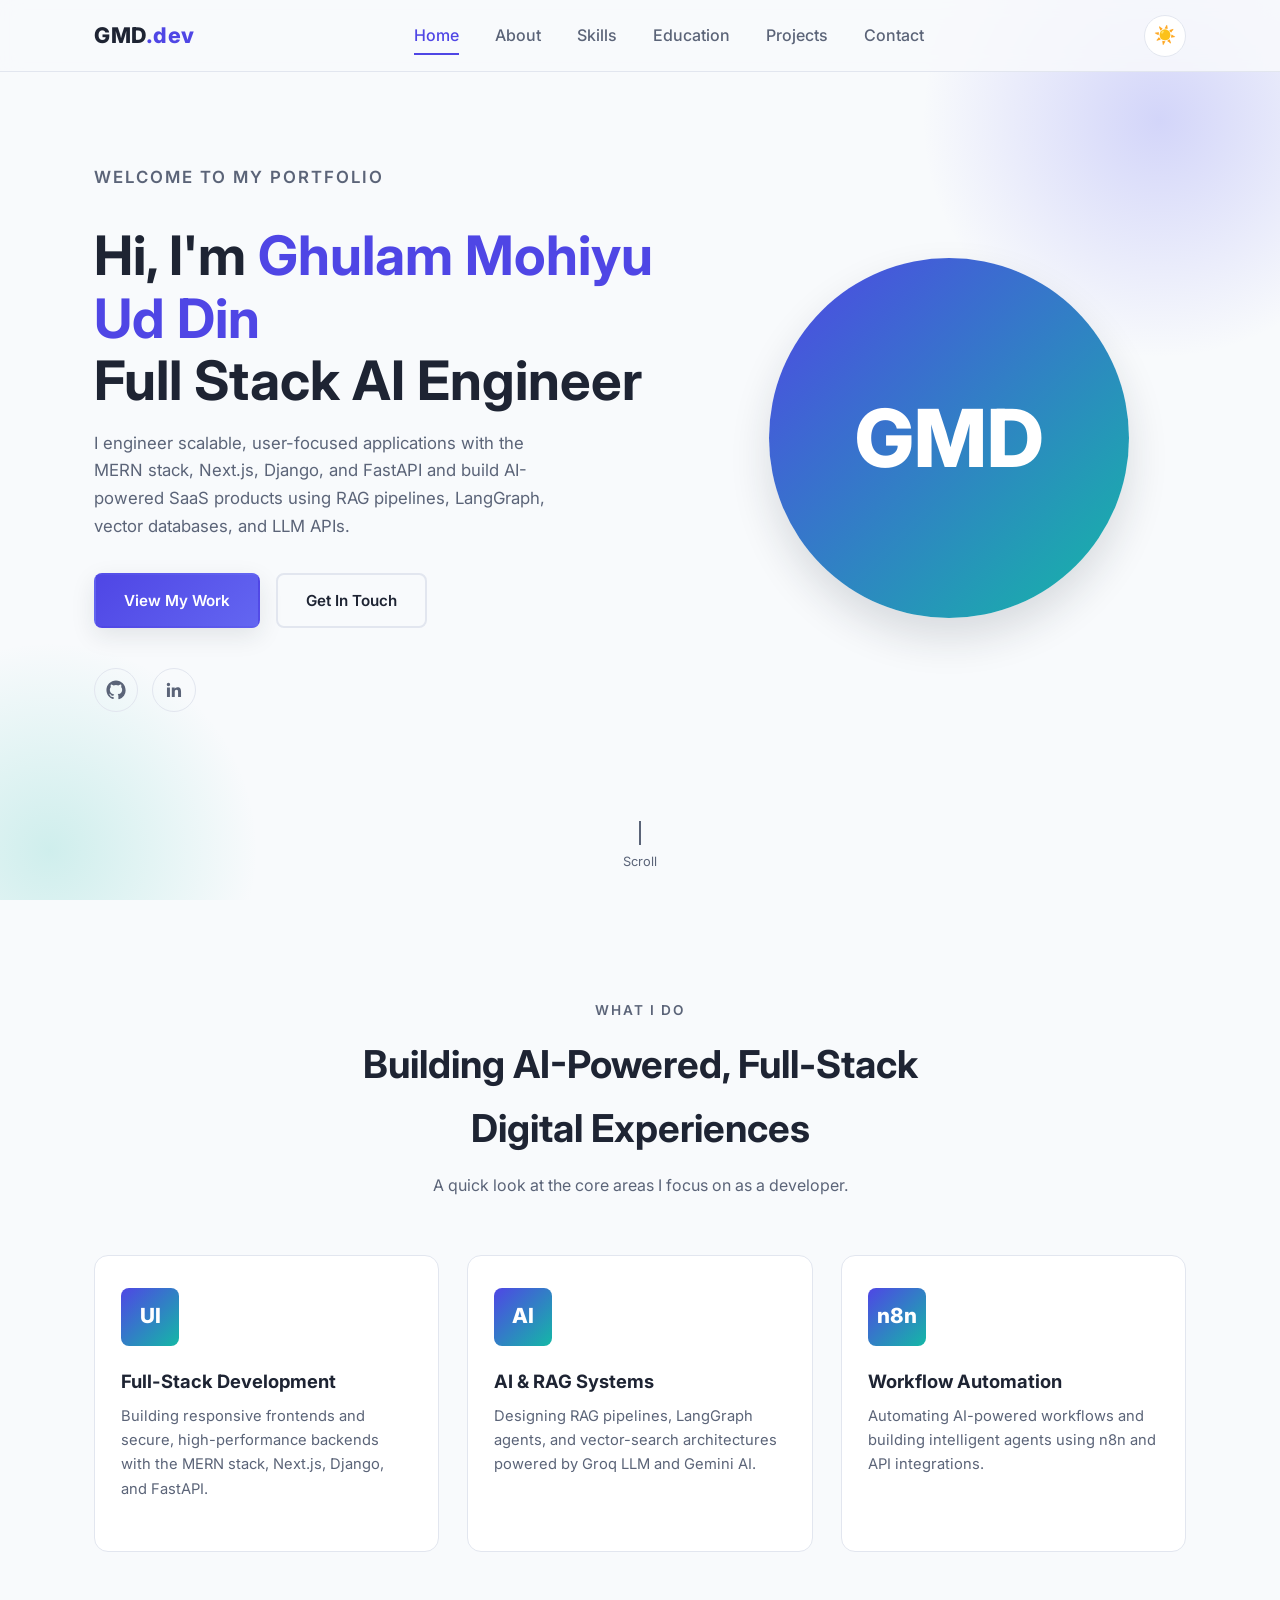
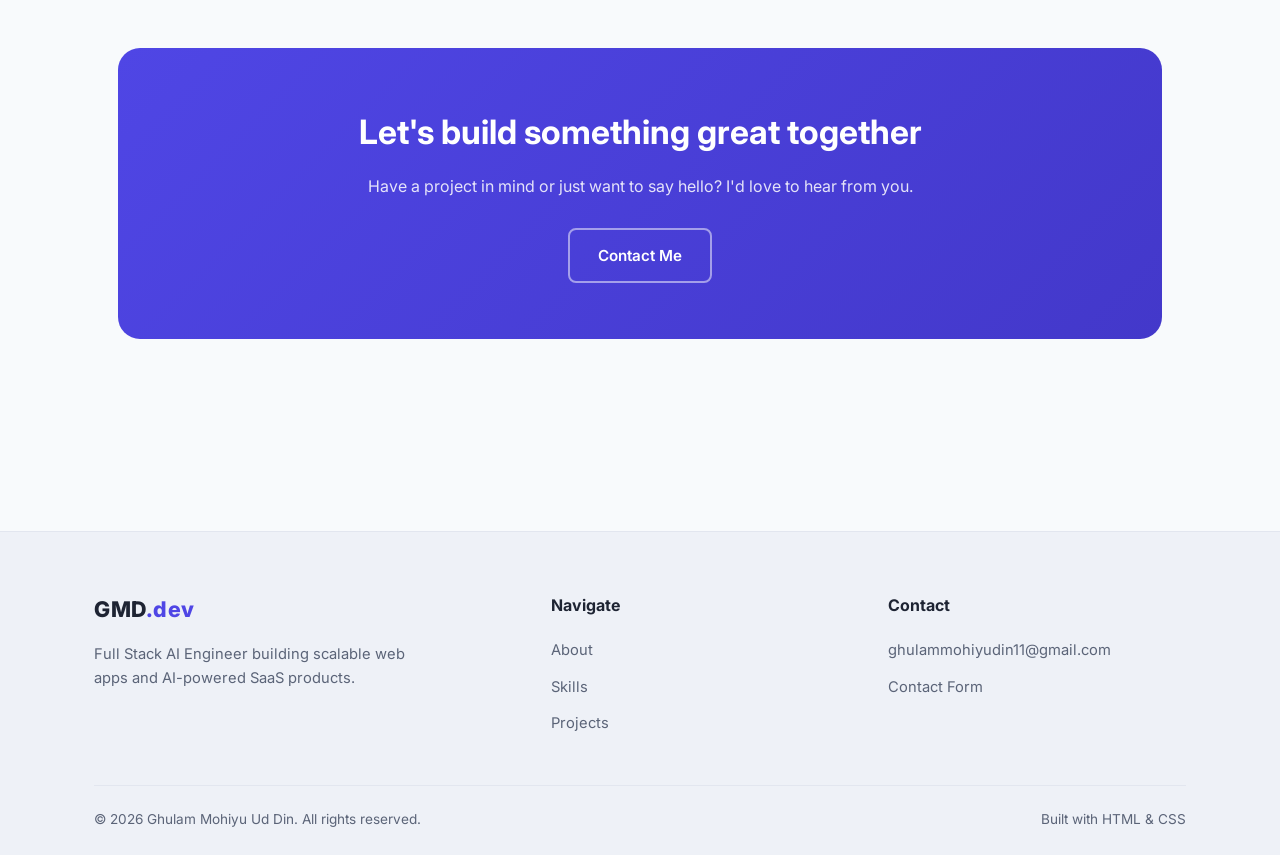
<file: index.html>
<!DOCTYPE html>
<html lang="en">
<head>
<meta charset="UTF-8">
<meta name="viewport" content="width=device-width, initial-scale=1.0">
<title>Ghulam Mohiyu Ud Din | Full Stack AI Engineer</title>
<link rel="preconnect" href="https://fonts.googleapis.com">
<link rel="preconnect" href="https://fonts.gstatic.com" crossorigin>
<link href="https://fonts.googleapis.com/css2?family=Inter:wght@400;500;600;700;800&display=swap" rel="stylesheet">
<link rel="stylesheet" href="style.css">
</head>
<body>

<!-- Navbar -->
<header class="navbar">
  <div class="nav-container">
    <a href="index.html" class="logo">GMD<span>.dev</span></a>
    <nav class="nav-menu" id="navMenu">
      <a href="index.html" class="nav-link active">Home</a>
      <a href="about.html" class="nav-link">About</a>
      <a href="skills.html" class="nav-link">Skills</a>
      <a href="education.html" class="nav-link">Education</a>
      <a href="projects.html" class="nav-link">Projects</a>
      <a href="contact.html" class="nav-link">Contact</a>
    </nav>
    <div class="nav-actions">
      <button class="theme-toggle" id="themeToggle" aria-label="Toggle dark mode">
        <span class="icon-sun">☀️</span>
        <span class="icon-moon">🌙</span>
      </button>
      <button class="hamburger" id="hamburger" aria-label="Toggle menu">
        <span></span><span></span><span></span>
      </button>
    </div>
  </div>
</header>

<!-- Hero -->
<section class="hero">
  <div class="container hero-grid">
    <div class="hero-content">
      <p class="hero-eyebrow">Welcome to my portfolio</p>
      <h1>Hi, I'm <span class="highlight">Ghulam Mohiyu Ud Din</span><br>Full Stack AI Engineer</h1>
      <p>I engineer scalable, user-focused applications with the MERN stack, Next.js, Django, and FastAPI and build AI-powered SaaS products using RAG pipelines, LangGraph, vector databases, and LLM APIs.</p>
      <div class="hero-actions">
        <a href="projects.html" class="btn btn-primary">View My Work</a>
        <a href="contact.html" class="btn btn-outline">Get In Touch</a>
      </div>
      <div class="hero-socials">
        <a href="https://github.com/GMD369" target="_blank" rel="noopener" class="social-icon" aria-label="GitHub">
          <svg viewBox="0 0 24 24"><path d="M12 .5C5.65.5.5 5.65.5 12c0 5.09 3.29 9.4 7.86 10.93.57.1.78-.25.78-.55 0-.27-.01-1.17-.02-2.12-3.2.7-3.88-1.36-3.88-1.36-.52-1.33-1.28-1.68-1.28-1.68-1.04-.71.08-.7.08-.7 1.16.08 1.76 1.19 1.76 1.19 1.02 1.75 2.68 1.25 3.34.96.1-.74.4-1.25.72-1.54-2.56-.29-5.25-1.28-5.25-5.7 0-1.26.45-2.29 1.19-3.09-.12-.29-.52-1.46.11-3.05 0 0 .97-.31 3.18 1.18a11.1 11.1 0 0 1 5.79 0c2.2-1.49 3.17-1.18 3.17-1.18.64 1.59.24 2.76.12 3.05.74.8 1.19 1.83 1.19 3.09 0 4.43-2.7 5.4-5.27 5.69.41.36.78 1.06.78 2.14 0 1.55-.01 2.79-.01 3.17 0 .3.2.66.79.55A10.52 10.52 0 0 0 23.5 12c0-6.35-5.15-11.5-11.5-11.5Z"/></svg>
        </a>
        <a href="https://www.linkedin.com/in/ghulam-mohiyu-ud-din" target="_blank" rel="noopener" class="social-icon" aria-label="LinkedIn">
          <svg viewBox="0 0 24 24"><path d="M20.45 20.45h-3.55v-5.57c0-1.33-.02-3.04-1.85-3.04-1.85 0-2.14 1.45-2.14 2.94v5.67H9.36V9h3.41v1.56h.05c.47-.9 1.63-1.85 3.36-1.85 3.6 0 4.27 2.37 4.27 5.45v6.29ZM5.34 7.43a2.06 2.06 0 1 1 0-4.12 2.06 2.06 0 0 1 0 4.12ZM7.12 20.45H3.56V9h3.56v11.45Z"/></svg>
        </a>
      </div>
    </div>
    <div class="hero-visual">
      <div class="avatar-frame">GMD</div>
    </div>
  </div>
  <div class="scroll-cue"><span></span>Scroll</div>
</section>

<!-- Quick intro / highlights -->
<section>
  <div class="container">
    <div class="section-header reveal">
      <p class="section-tag">What I Do</p>
      <h2>Building AI-Powered, Full-Stack Digital Experiences</h2>
      <p>A quick look at the core areas I focus on as a developer.</p>
    </div>
    <div class="grid-3">
      <div class="card skill-card reveal">
        <div class="skill-icon">UI</div>
        <h3>Full-Stack Development</h3>
        <p>Building responsive frontends and secure, high-performance backends with the MERN stack, Next.js, Django, and FastAPI.</p>
      </div>
      <div class="card skill-card reveal">
        <div class="skill-icon">AI</div>
        <h3>AI &amp; RAG Systems</h3>
        <p>Designing RAG pipelines, LangGraph agents, and vector-search architectures powered by Groq LLM and Gemini AI.</p>
      </div>
      <div class="card skill-card reveal">
        <div class="skill-icon">n8n</div>
        <h3>Workflow Automation</h3>
        <p>Automating AI-powered workflows and building intelligent agents using n8n and API integrations.</p>
      </div>
    </div>
  </div>
</section>

<!-- CTA -->
<section style="padding-top:0;">
  <div class="container">
    <div class="cta-band reveal">
      <h2>Let's build something great together</h2>
      <p>Have a project in mind or just want to say hello? I'd love to hear from you.</p>
      <a href="contact.html" class="btn btn-outline">Contact Me</a>
    </div>
  </div>
</section>

<!-- Footer -->
<footer class="footer">
  <div class="container">
    <div class="footer-grid">
      <div class="footer-brand">
        <a href="index.html" class="logo">GMD<span>.dev</span></a>
        <p>Full Stack AI Engineer building scalable web apps and AI-powered SaaS products.</p>
      </div>
      <div class="footer-col">
        <h4>Navigate</h4>
        <ul>
          <li><a href="about.html">About</a></li>
          <li><a href="skills.html">Skills</a></li>
          <li><a href="projects.html">Projects</a></li>
        </ul>
      </div>
      <div class="footer-col">
        <h4>Contact</h4>
        <ul>
          <li><a href="mailto:ghulammohiyudin11@gmail.com">ghulammohiyudin11@gmail.com</a></li>
          <li><a href="contact.html">Contact Form</a></li>
        </ul>
      </div>
    </div>
    <div class="footer-bottom">
      <p>&copy; 2026 Ghulam Mohiyu Ud Din. All rights reserved.</p>
      <p>Built with HTML &amp; CSS</p>
    </div>
  </div>
</footer>

<script src="script.js"></script>
</body>
</html>
</file>
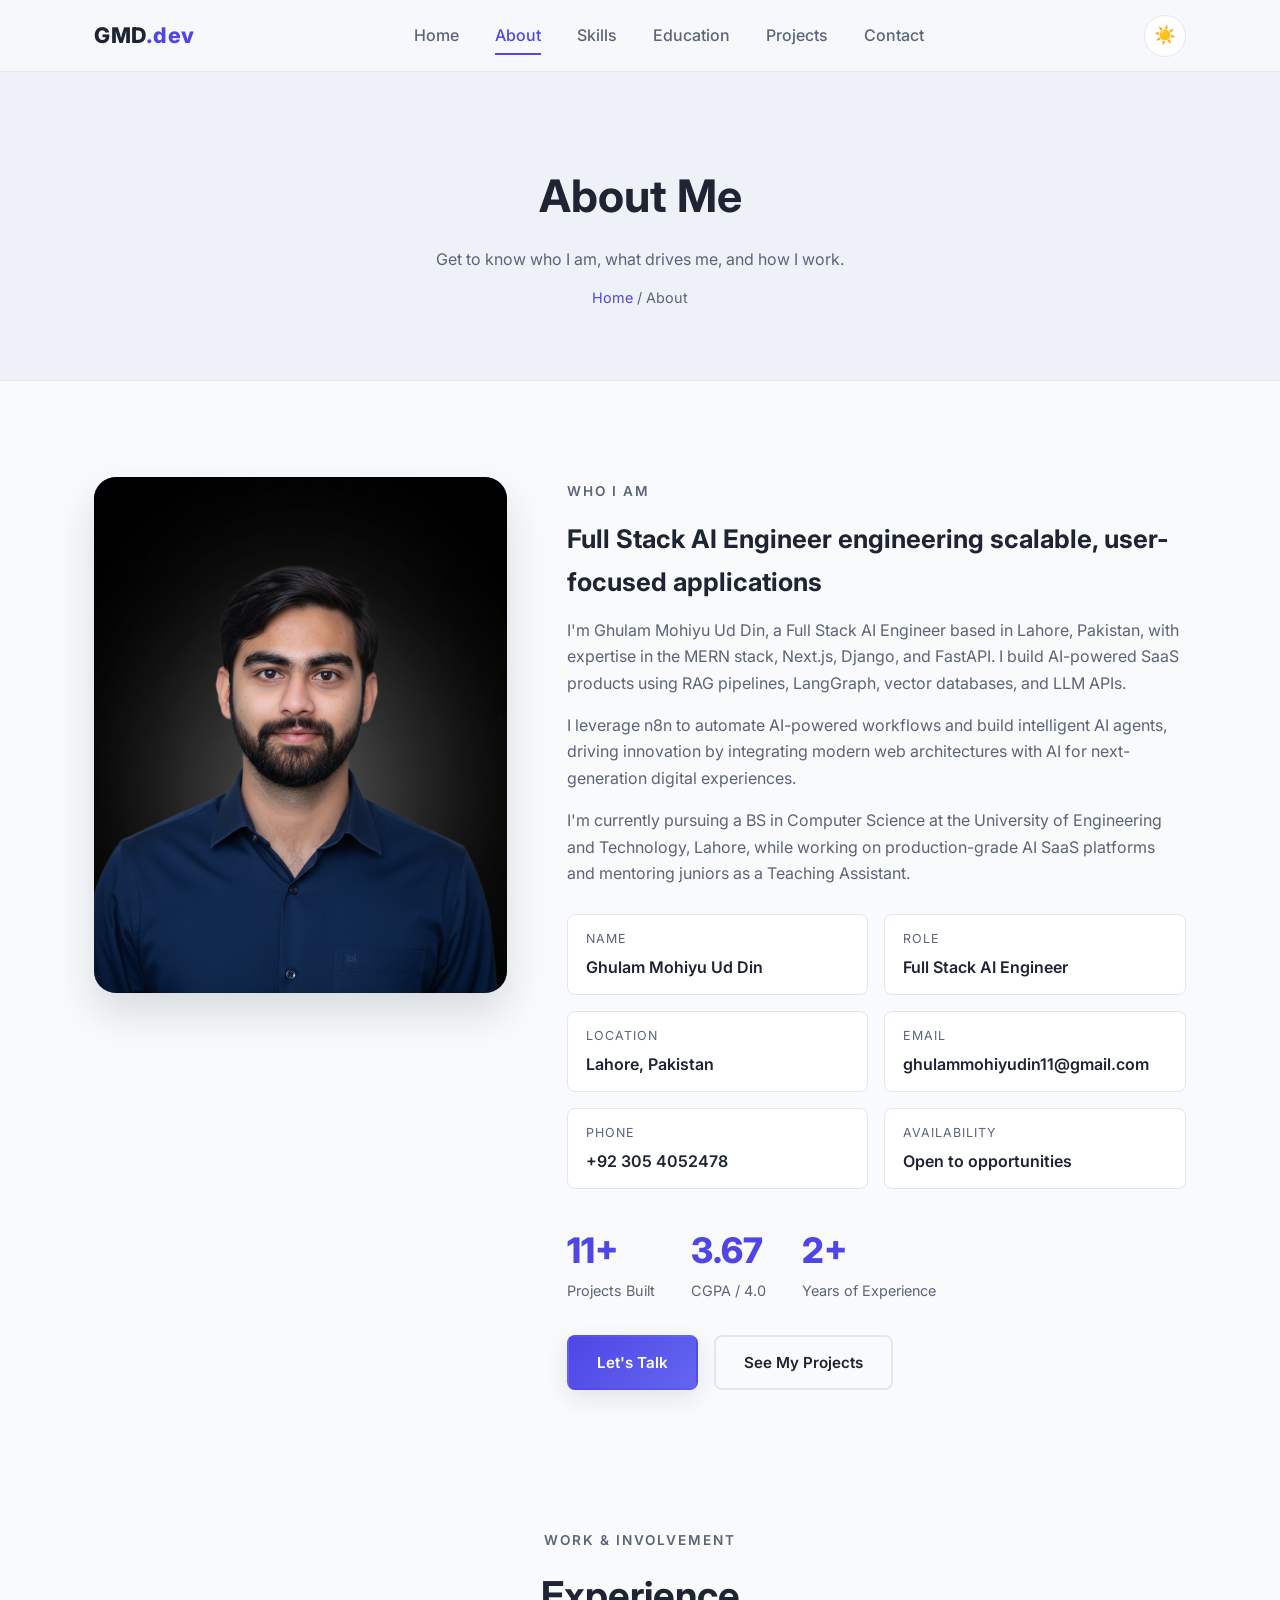
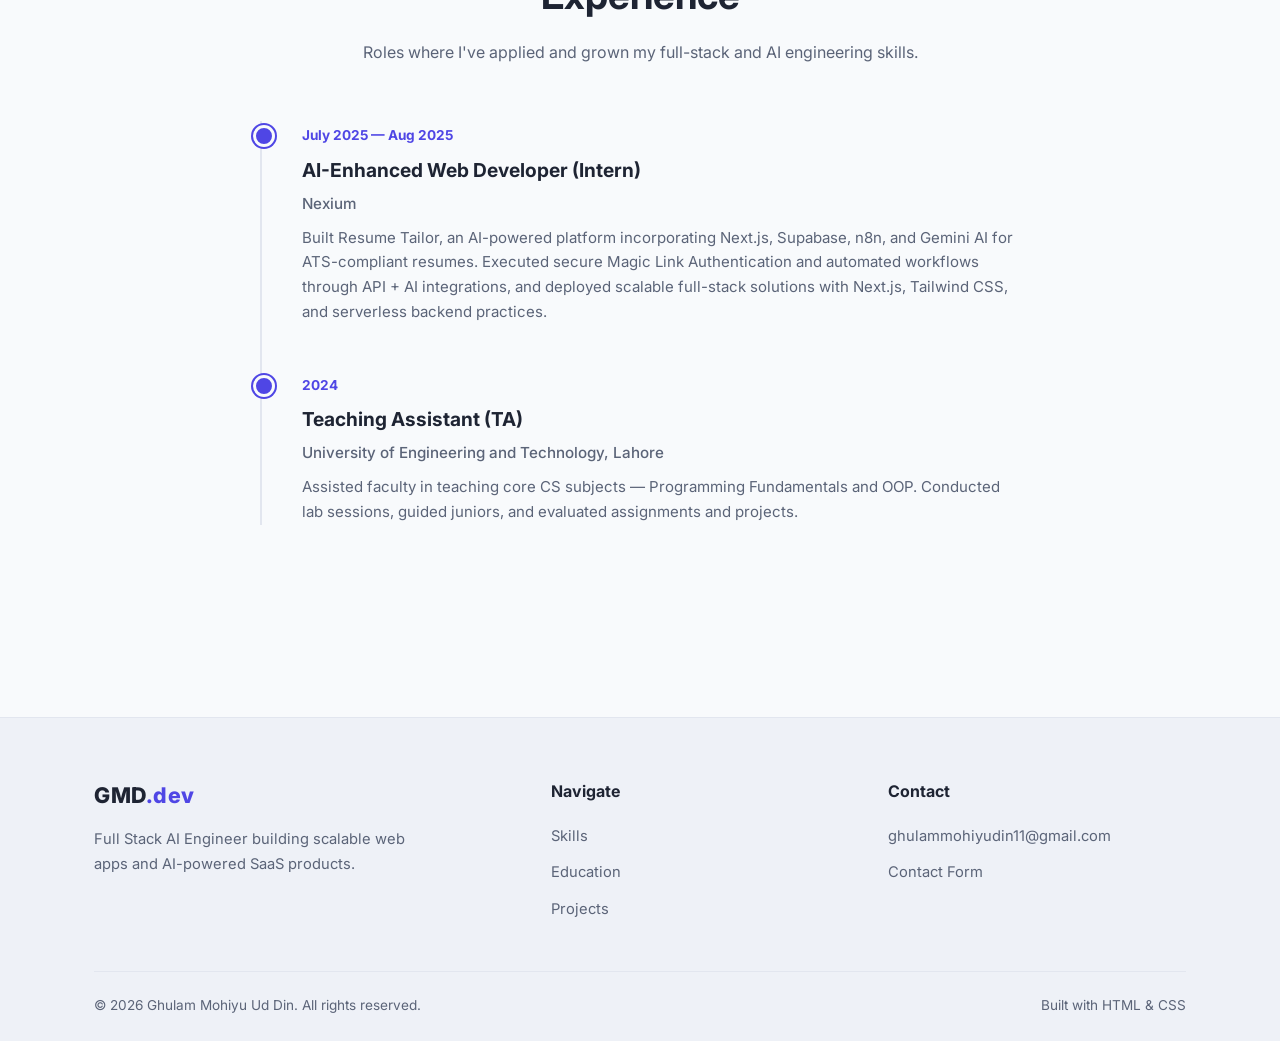
<file: about.html>
<!DOCTYPE html>
<html lang="en">
<head>
<meta charset="UTF-8">
<meta name="viewport" content="width=device-width, initial-scale=1.0">
<title>About | Ghulam Mohiyu Ud Din</title>
<link rel="preconnect" href="https://fonts.googleapis.com">
<link rel="preconnect" href="https://fonts.gstatic.com" crossorigin>
<link href="https://fonts.googleapis.com/css2?family=Inter:wght@400;500;600;700;800&display=swap" rel="stylesheet">
<link rel="stylesheet" href="style.css">
</head>
<body>

<header class="navbar">
  <div class="nav-container">
    <a href="index.html" class="logo">GMD<span>.dev</span></a>
    <nav class="nav-menu" id="navMenu">
      <a href="index.html" class="nav-link">Home</a>
      <a href="about.html" class="nav-link active">About</a>
      <a href="skills.html" class="nav-link">Skills</a>
      <a href="education.html" class="nav-link">Education</a>
      <a href="projects.html" class="nav-link">Projects</a>
      <a href="contact.html" class="nav-link">Contact</a>
    </nav>
    <div class="nav-actions">
      <button class="theme-toggle" id="themeToggle" aria-label="Toggle dark mode">
        <span class="icon-sun">☀️</span>
        <span class="icon-moon">🌙</span>
      </button>
      <button class="hamburger" id="hamburger" aria-label="Toggle menu">
        <span></span><span></span><span></span>
      </button>
    </div>
  </div>
</header>

<section class="page-hero">
  <div class="container">
    <h1>About Me</h1>
    <p>Get to know who I am, what drives me, and how I work.</p>
    <p class="breadcrumb"><a href="index.html">Home</a> / About</p>
  </div>
</section>

<section>
  <div class="container about-grid">
    <div class="about-photo reveal">
      <img src="images/pro.png" alt="Ghulam Mohiyu Ud Din">
    </div>
    <div class="about-text reveal">
      <p class="section-tag">Who I Am</p>
      <h3>Full Stack AI Engineer engineering scalable, user-focused applications</h3>
      <p>I'm Ghulam Mohiyu Ud Din, a Full Stack AI Engineer based in Lahore, Pakistan, with expertise in the MERN stack, Next.js, Django, and FastAPI. I build AI-powered SaaS products using RAG pipelines, LangGraph, vector databases, and LLM APIs.</p>
      <p>I leverage n8n to automate AI-powered workflows and build intelligent AI agents, driving innovation by integrating modern web architectures with AI for next-generation digital experiences.</p>
      <p>I'm currently pursuing a BS in Computer Science at the University of Engineering and Technology, Lahore, while working on production-grade AI SaaS platforms and mentoring juniors as a Teaching Assistant.</p>

      <div class="info-list">
        <div class="info-item">
          <span class="label">Name</span>
          <span class="value">Ghulam Mohiyu Ud Din</span>
        </div>
        <div class="info-item">
          <span class="label">Role</span>
          <span class="value">Full Stack AI Engineer</span>
        </div>
        <div class="info-item">
          <span class="label">Location</span>
          <span class="value">Lahore, Pakistan</span>
        </div>
        <div class="info-item">
          <span class="label">Email</span>
          <span class="value">ghulammohiyudin11@gmail.com</span>
        </div>
        <div class="info-item">
          <span class="label">Phone</span>
          <span class="value">+92 305 4052478</span>
        </div>
        <div class="info-item">
          <span class="label">Availability</span>
          <span class="value">Open to opportunities</span>
        </div>
      </div>

      <div class="stats-row">
        <div class="stat-block">
          <div class="num">11+</div>
          <div class="label">Projects Built</div>
        </div>
        <div class="stat-block">
          <div class="num">3.67</div>
          <div class="label">CGPA / 4.0</div>
        </div>
        <div class="stat-block">
          <div class="num">2+</div>
          <div class="label">Years of Experience</div>
        </div>
      </div>

      <div class="hero-actions" style="margin-top:32px;">
        <a href="contact.html" class="btn btn-primary">Let's Talk</a>
        <a href="projects.html" class="btn btn-outline">See My Projects</a>
      </div>
    </div>
  </div>
</section>

<section style="padding-top:0;">
  <div class="container">
    <div class="section-header reveal">
      <p class="section-tag">Work &amp; Involvement</p>
      <h2>Experience</h2>
      <p>Roles where I've applied and grown my full-stack and AI engineering skills.</p>
    </div>

    <div class="timeline">
      <div class="timeline-item reveal">
        <span class="timeline-date">July 2025 — Aug 2025</span>
        <h3>AI-Enhanced Web Developer (Intern)</h3>
        <h4>Nexium</h4>
        <p>Built Resume Tailor, an AI-powered platform incorporating Next.js, Supabase, n8n, and Gemini AI for ATS-compliant resumes. Executed secure Magic Link Authentication and automated workflows through API + AI integrations, and deployed scalable full-stack solutions with Next.js, Tailwind CSS, and serverless backend practices.</p>
      </div>

      <div class="timeline-item reveal">
        <span class="timeline-date">2024</span>
        <h3>Teaching Assistant (TA)</h3>
        <h4>University of Engineering and Technology, Lahore</h4>
        <p>Assisted faculty in teaching core CS subjects — Programming Fundamentals and OOP. Conducted lab sessions, guided juniors, and evaluated assignments and projects.</p>
      </div>
    </div>
  </div>
</section>

<footer class="footer">
  <div class="container">
    <div class="footer-grid">
      <div class="footer-brand">
        <a href="index.html" class="logo">GMD<span>.dev</span></a>
        <p>Full Stack AI Engineer building scalable web apps and AI-powered SaaS products.</p>
      </div>
      <div class="footer-col">
        <h4>Navigate</h4>
        <ul>
          <li><a href="skills.html">Skills</a></li>
          <li><a href="education.html">Education</a></li>
          <li><a href="projects.html">Projects</a></li>
        </ul>
      </div>
      <div class="footer-col">
        <h4>Contact</h4>
        <ul>
          <li><a href="mailto:ghulammohiyudin11@gmail.com">ghulammohiyudin11@gmail.com</a></li>
          <li><a href="contact.html">Contact Form</a></li>
        </ul>
      </div>
    </div>
    <div class="footer-bottom">
      <p>&copy; 2026 Ghulam Mohiyu Ud Din. All rights reserved.</p>
      <p>Built with HTML &amp; CSS</p>
    </div>
  </div>
</footer>

<script src="script.js"></script>
</body>
</html>
</file>
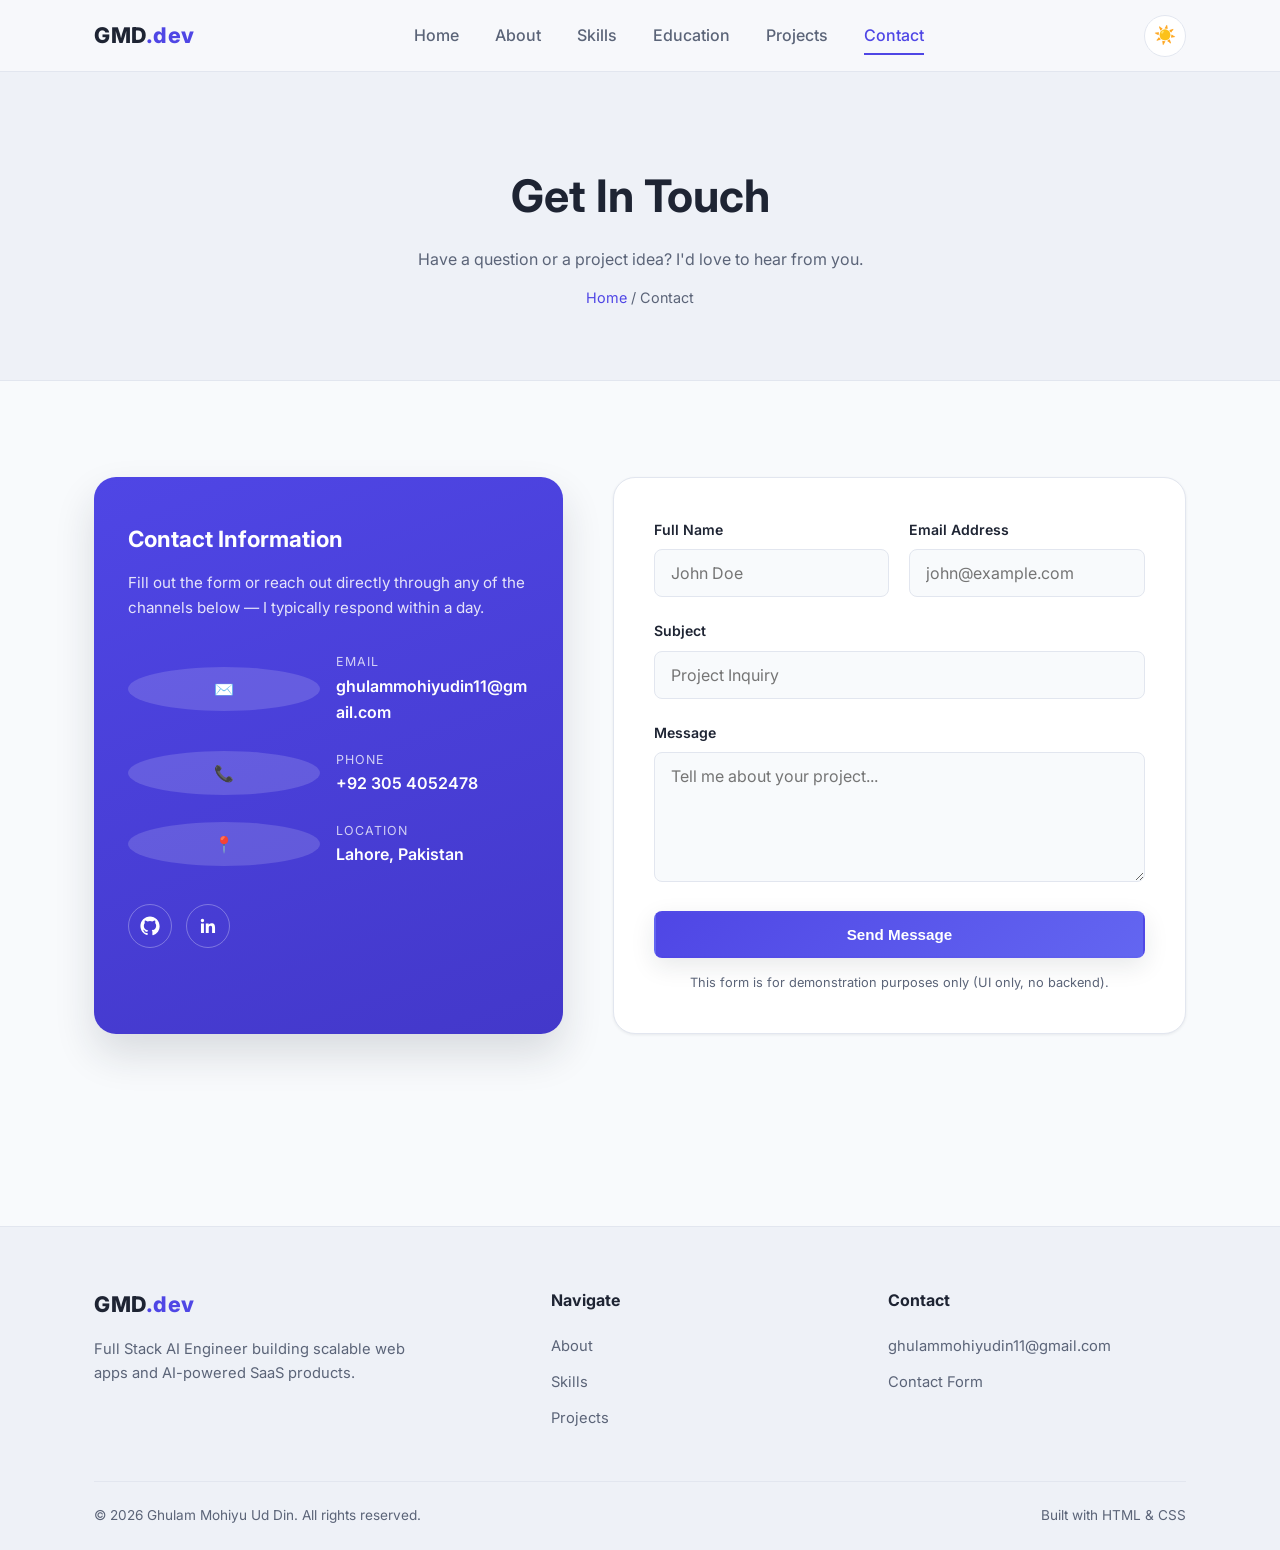
<file: contact.html>
<!DOCTYPE html>
<html lang="en">
<head>
<meta charset="UTF-8">
<meta name="viewport" content="width=device-width, initial-scale=1.0">
<title>Contact | Ghulam Mohiyu Ud Din</title>
<link rel="preconnect" href="https://fonts.googleapis.com">
<link rel="preconnect" href="https://fonts.gstatic.com" crossorigin>
<link href="https://fonts.googleapis.com/css2?family=Inter:wght@400;500;600;700;800&display=swap" rel="stylesheet">
<link rel="stylesheet" href="style.css">
</head>
<body>

<header class="navbar">
  <div class="nav-container">
    <a href="index.html" class="logo">GMD<span>.dev</span></a>
    <nav class="nav-menu" id="navMenu">
      <a href="index.html" class="nav-link">Home</a>
      <a href="about.html" class="nav-link">About</a>
      <a href="skills.html" class="nav-link">Skills</a>
      <a href="education.html" class="nav-link">Education</a>
      <a href="projects.html" class="nav-link">Projects</a>
      <a href="contact.html" class="nav-link active">Contact</a>
    </nav>
    <div class="nav-actions">
      <button class="theme-toggle" id="themeToggle" aria-label="Toggle dark mode">
        <span class="icon-sun">☀️</span>
        <span class="icon-moon">🌙</span>
      </button>
      <button class="hamburger" id="hamburger" aria-label="Toggle menu">
        <span></span><span></span><span></span>
      </button>
    </div>
  </div>
</header>

<section class="page-hero">
  <div class="container">
    <h1>Get In Touch</h1>
    <p>Have a question or a project idea? I'd love to hear from you.</p>
    <p class="breadcrumb"><a href="index.html">Home</a> / Contact</p>
  </div>
</section>

<section>
  <div class="container contact-grid">
    <div class="contact-info-card reveal">
      <h3>Contact Information</h3>
      <p>Fill out the form or reach out directly through any of the channels below — I typically respond within a day.</p>

      <div class="contact-detail">
        <div class="icon">✉️</div>
        <div>
          <div class="label">Email</div>
          <div class="value">ghulammohiyudin11@gmail.com</div>
        </div>
      </div>
      <div class="contact-detail">
        <div class="icon">📞</div>
        <div>
          <div class="label">Phone</div>
          <div class="value">+92 305 4052478</div>
        </div>
      </div>
      <div class="contact-detail">
        <div class="icon">📍</div>
        <div>
          <div class="label">Location</div>
          <div class="value">Lahore, Pakistan</div>
        </div>
      </div>

      <div class="hero-socials">
        <a href="https://github.com/GMD369" target="_blank" rel="noopener" class="social-icon" aria-label="GitHub">
          <svg viewBox="0 0 24 24"><path d="M12 .5C5.65.5.5 5.65.5 12c0 5.09 3.29 9.4 7.86 10.93.57.1.78-.25.78-.55 0-.27-.01-1.17-.02-2.12-3.2.7-3.88-1.36-3.88-1.36-.52-1.33-1.28-1.68-1.28-1.68-1.04-.71.08-.7.08-.7 1.16.08 1.76 1.19 1.76 1.19 1.02 1.75 2.68 1.25 3.34.96.1-.74.4-1.25.72-1.54-2.56-.29-5.25-1.28-5.25-5.7 0-1.26.45-2.29 1.19-3.09-.12-.29-.52-1.46.11-3.05 0 0 .97-.31 3.18 1.18a11.1 11.1 0 0 1 5.79 0c2.2-1.49 3.17-1.18 3.17-1.18.64 1.59.24 2.76.12 3.05.74.8 1.19 1.83 1.19 3.09 0 4.43-2.7 5.4-5.27 5.69.41.36.78 1.06.78 2.14 0 1.55-.01 2.79-.01 3.17 0 .3.2.66.79.55A10.52 10.52 0 0 0 23.5 12c0-6.35-5.15-11.5-11.5-11.5Z"/></svg>
        </a>
        <a href="https://www.linkedin.com/in/ghulam-mohiyu-ud-din" target="_blank" rel="noopener" class="social-icon" aria-label="LinkedIn">
          <svg viewBox="0 0 24 24"><path d="M20.45 20.45h-3.55v-5.57c0-1.33-.02-3.04-1.85-3.04-1.85 0-2.14 1.45-2.14 2.94v5.67H9.36V9h3.41v1.56h.05c.47-.9 1.63-1.85 3.36-1.85 3.6 0 4.27 2.37 4.27 5.45v6.29ZM5.34 7.43a2.06 2.06 0 1 1 0-4.12 2.06 2.06 0 0 1 0 4.12ZM7.12 20.45H3.56V9h3.56v11.45Z"/></svg>
        </a>
      </div>
    </div>

    <form class="contact-form reveal" id="contactForm">
      <div class="form-row">
        <div class="form-group">
          <label for="name">Full Name</label>
          <input type="text" id="name" name="name" placeholder="John Doe" required>
        </div>
        <div class="form-group">
          <label for="email">Email Address</label>
          <input type="email" id="email" name="email" placeholder="john@example.com" required>
        </div>
      </div>
      <div class="form-group">
        <label for="subject">Subject</label>
        <input type="text" id="subject" name="subject" placeholder="Project Inquiry" required>
      </div>
      <div class="form-group">
        <label for="message">Message</label>
        <textarea id="message" name="message" placeholder="Tell me about your project..." required></textarea>
      </div>
      <button type="submit" class="btn btn-primary" style="width:100%;">Send Message</button>
      <p class="form-note">This form is for demonstration purposes only (UI only, no backend).</p>
    </form>
  </div>
</section>

<footer class="footer">
  <div class="container">
    <div class="footer-grid">
      <div class="footer-brand">
        <a href="index.html" class="logo">GMD<span>.dev</span></a>
        <p>Full Stack AI Engineer building scalable web apps and AI-powered SaaS products.</p>
      </div>
      <div class="footer-col">
        <h4>Navigate</h4>
        <ul>
          <li><a href="about.html">About</a></li>
          <li><a href="skills.html">Skills</a></li>
          <li><a href="projects.html">Projects</a></li>
        </ul>
      </div>
      <div class="footer-col">
        <h4>Contact</h4>
        <ul>
          <li><a href="mailto:ghulammohiyudin11@gmail.com">ghulammohiyudin11@gmail.com</a></li>
          <li><a href="contact.html">Contact Form</a></li>
        </ul>
      </div>
    </div>
    <div class="footer-bottom">
      <p>&copy; 2026 Ghulam Mohiyu Ud Din. All rights reserved.</p>
      <p>Built with HTML &amp; CSS</p>
    </div>
  </div>
</footer>

<script src="script.js"></script>
</body>
</html>
</file>
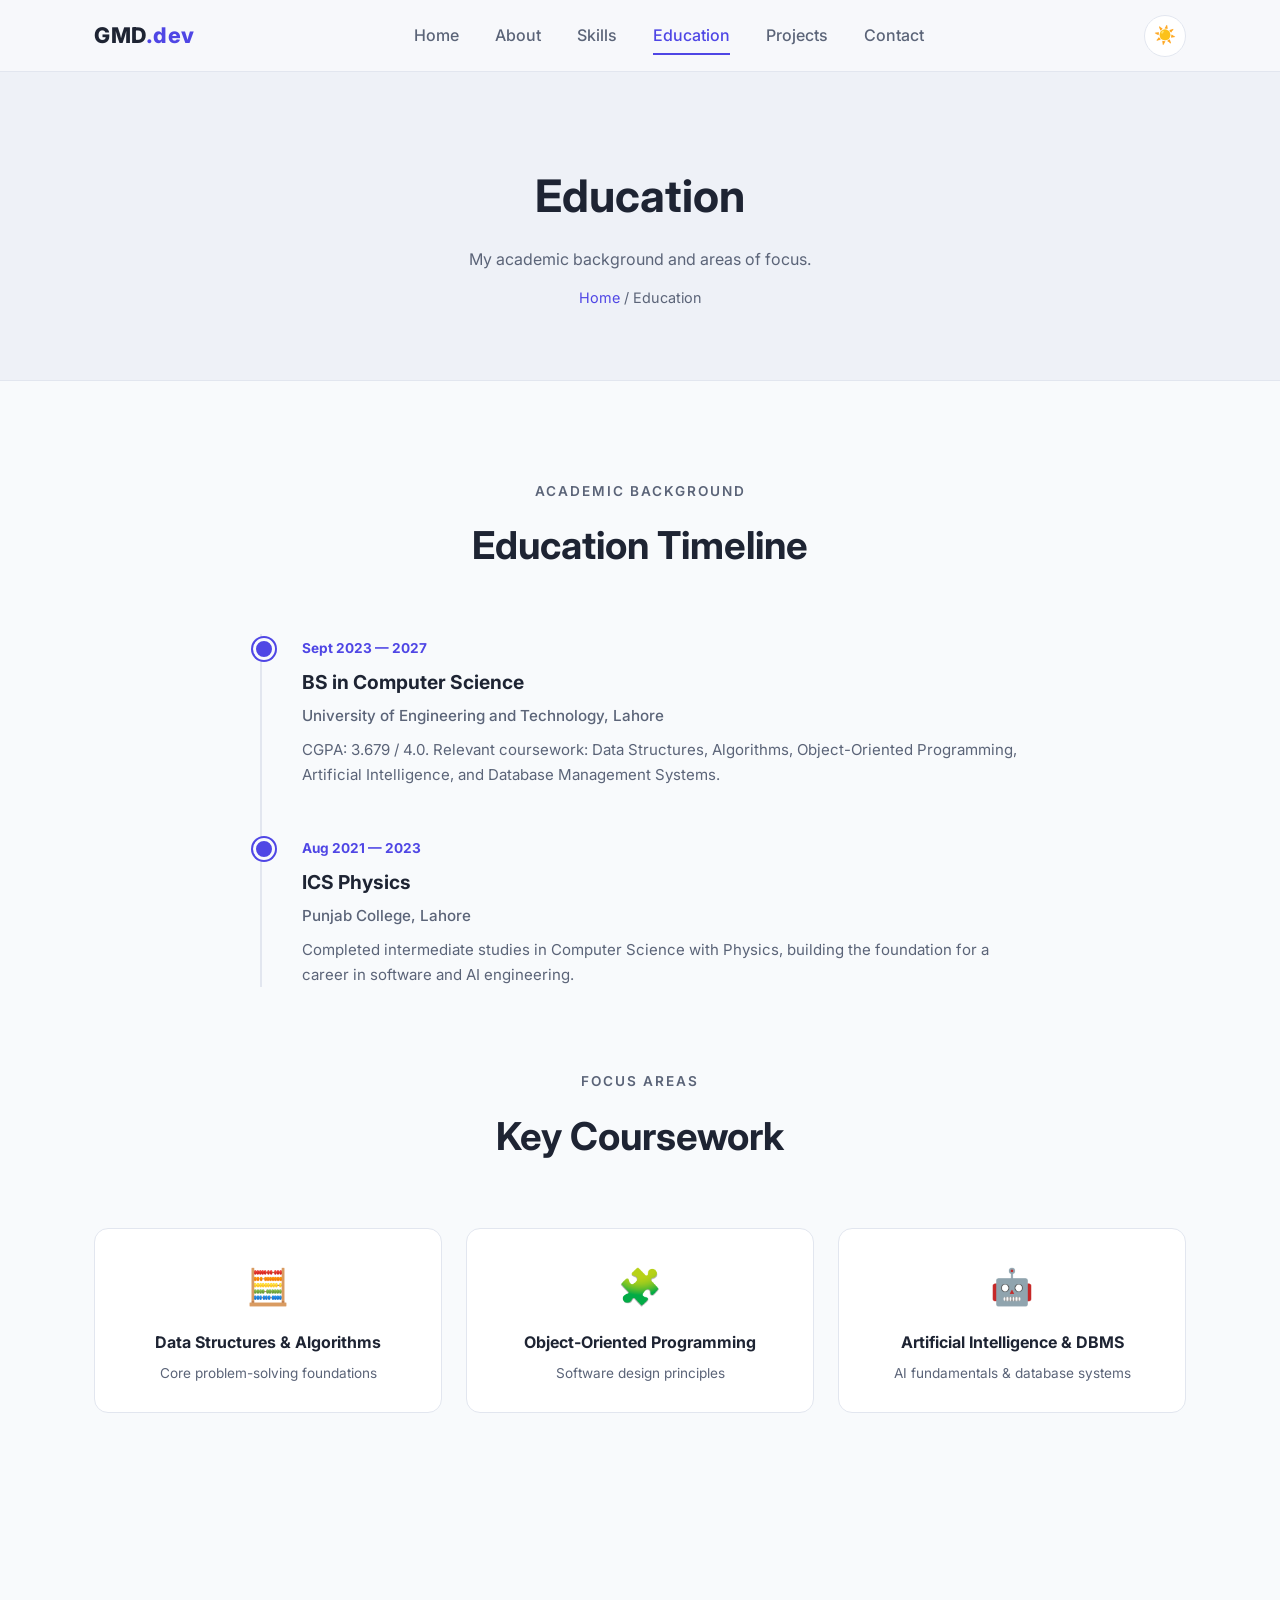
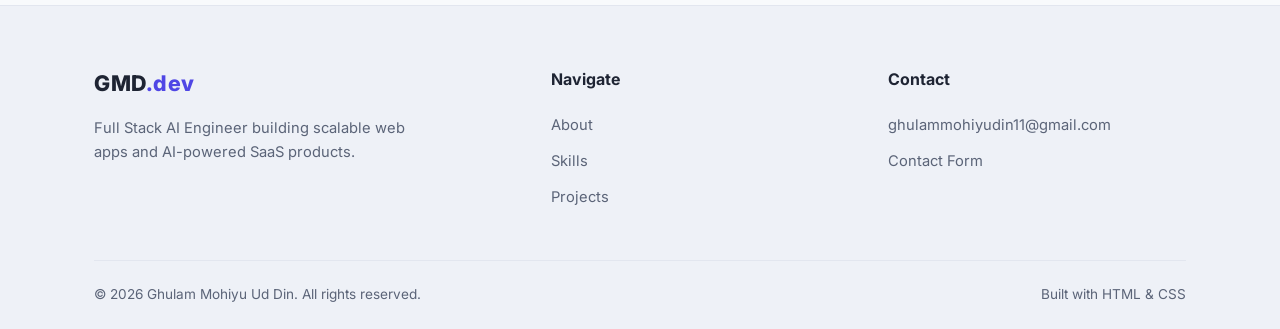
<file: education.html>
<!DOCTYPE html>
<html lang="en">
<head>
<meta charset="UTF-8">
<meta name="viewport" content="width=device-width, initial-scale=1.0">
<title>Education | Ghulam Mohiyu Ud Din</title>
<link rel="preconnect" href="https://fonts.googleapis.com">
<link rel="preconnect" href="https://fonts.gstatic.com" crossorigin>
<link href="https://fonts.googleapis.com/css2?family=Inter:wght@400;500;600;700;800&display=swap" rel="stylesheet">
<link rel="stylesheet" href="style.css">
</head>
<body>

<header class="navbar">
  <div class="nav-container">
    <a href="index.html" class="logo">GMD<span>.dev</span></a>
    <nav class="nav-menu" id="navMenu">
      <a href="index.html" class="nav-link">Home</a>
      <a href="about.html" class="nav-link">About</a>
      <a href="skills.html" class="nav-link">Skills</a>
      <a href="education.html" class="nav-link active">Education</a>
      <a href="projects.html" class="nav-link">Projects</a>
      <a href="contact.html" class="nav-link">Contact</a>
    </nav>
    <div class="nav-actions">
      <button class="theme-toggle" id="themeToggle" aria-label="Toggle dark mode">
        <span class="icon-sun">☀️</span>
        <span class="icon-moon">🌙</span>
      </button>
      <button class="hamburger" id="hamburger" aria-label="Toggle menu">
        <span></span><span></span><span></span>
      </button>
    </div>
  </div>
</header>

<section class="page-hero">
  <div class="container">
    <h1>Education</h1>
    <p>My academic background and areas of focus.</p>
    <p class="breadcrumb"><a href="index.html">Home</a> / Education</p>
  </div>
</section>

<section>
  <div class="container">
    <div class="section-header reveal">
      <p class="section-tag">Academic Background</p>
      <h2>Education Timeline</h2>
    </div>

    <div class="timeline">
      <div class="timeline-item reveal">
        <span class="timeline-date">Sept 2023 — 2027</span>
        <h3>BS in Computer Science</h3>
        <h4>University of Engineering and Technology, Lahore</h4>
        <p>CGPA: 3.679 / 4.0. Relevant coursework: Data Structures, Algorithms, Object-Oriented Programming, Artificial Intelligence, and Database Management Systems.</p>
      </div>

      <div class="timeline-item reveal">
        <span class="timeline-date">Aug 2021 — 2023</span>
        <h3>ICS Physics</h3>
        <h4>Punjab College, Lahore</h4>
        <p>Completed intermediate studies in Computer Science with Physics, building the foundation for a career in software and AI engineering.</p>
      </div>
    </div>

    <div class="section-header reveal" style="margin-top:80px;">
      <p class="section-tag">Focus Areas</p>
      <h2>Key Coursework</h2>
    </div>

    <div class="cert-grid">
      <div class="card cert-card reveal">
        <div class="cert-icon">🧮</div>
        <h4>Data Structures &amp; Algorithms</h4>
        <p>Core problem-solving foundations</p>
      </div>
      <div class="card cert-card reveal">
        <div class="cert-icon">🧩</div>
        <h4>Object-Oriented Programming</h4>
        <p>Software design principles</p>
      </div>
      <div class="card cert-card reveal">
        <div class="cert-icon">🤖</div>
        <h4>Artificial Intelligence &amp; DBMS</h4>
        <p>AI fundamentals &amp; database systems</p>
      </div>
    </div>
  </div>
</section>

<footer class="footer">
  <div class="container">
    <div class="footer-grid">
      <div class="footer-brand">
        <a href="index.html" class="logo">GMD<span>.dev</span></a>
        <p>Full Stack AI Engineer building scalable web apps and AI-powered SaaS products.</p>
      </div>
      <div class="footer-col">
        <h4>Navigate</h4>
        <ul>
          <li><a href="about.html">About</a></li>
          <li><a href="skills.html">Skills</a></li>
          <li><a href="projects.html">Projects</a></li>
        </ul>
      </div>
      <div class="footer-col">
        <h4>Contact</h4>
        <ul>
          <li><a href="mailto:ghulammohiyudin11@gmail.com">ghulammohiyudin11@gmail.com</a></li>
          <li><a href="contact.html">Contact Form</a></li>
        </ul>
      </div>
    </div>
    <div class="footer-bottom">
      <p>&copy; 2026 Ghulam Mohiyu Ud Din. All rights reserved.</p>
      <p>Built with HTML &amp; CSS</p>
    </div>
  </div>
</footer>

<script src="script.js"></script>
</body>
</html>
</file>
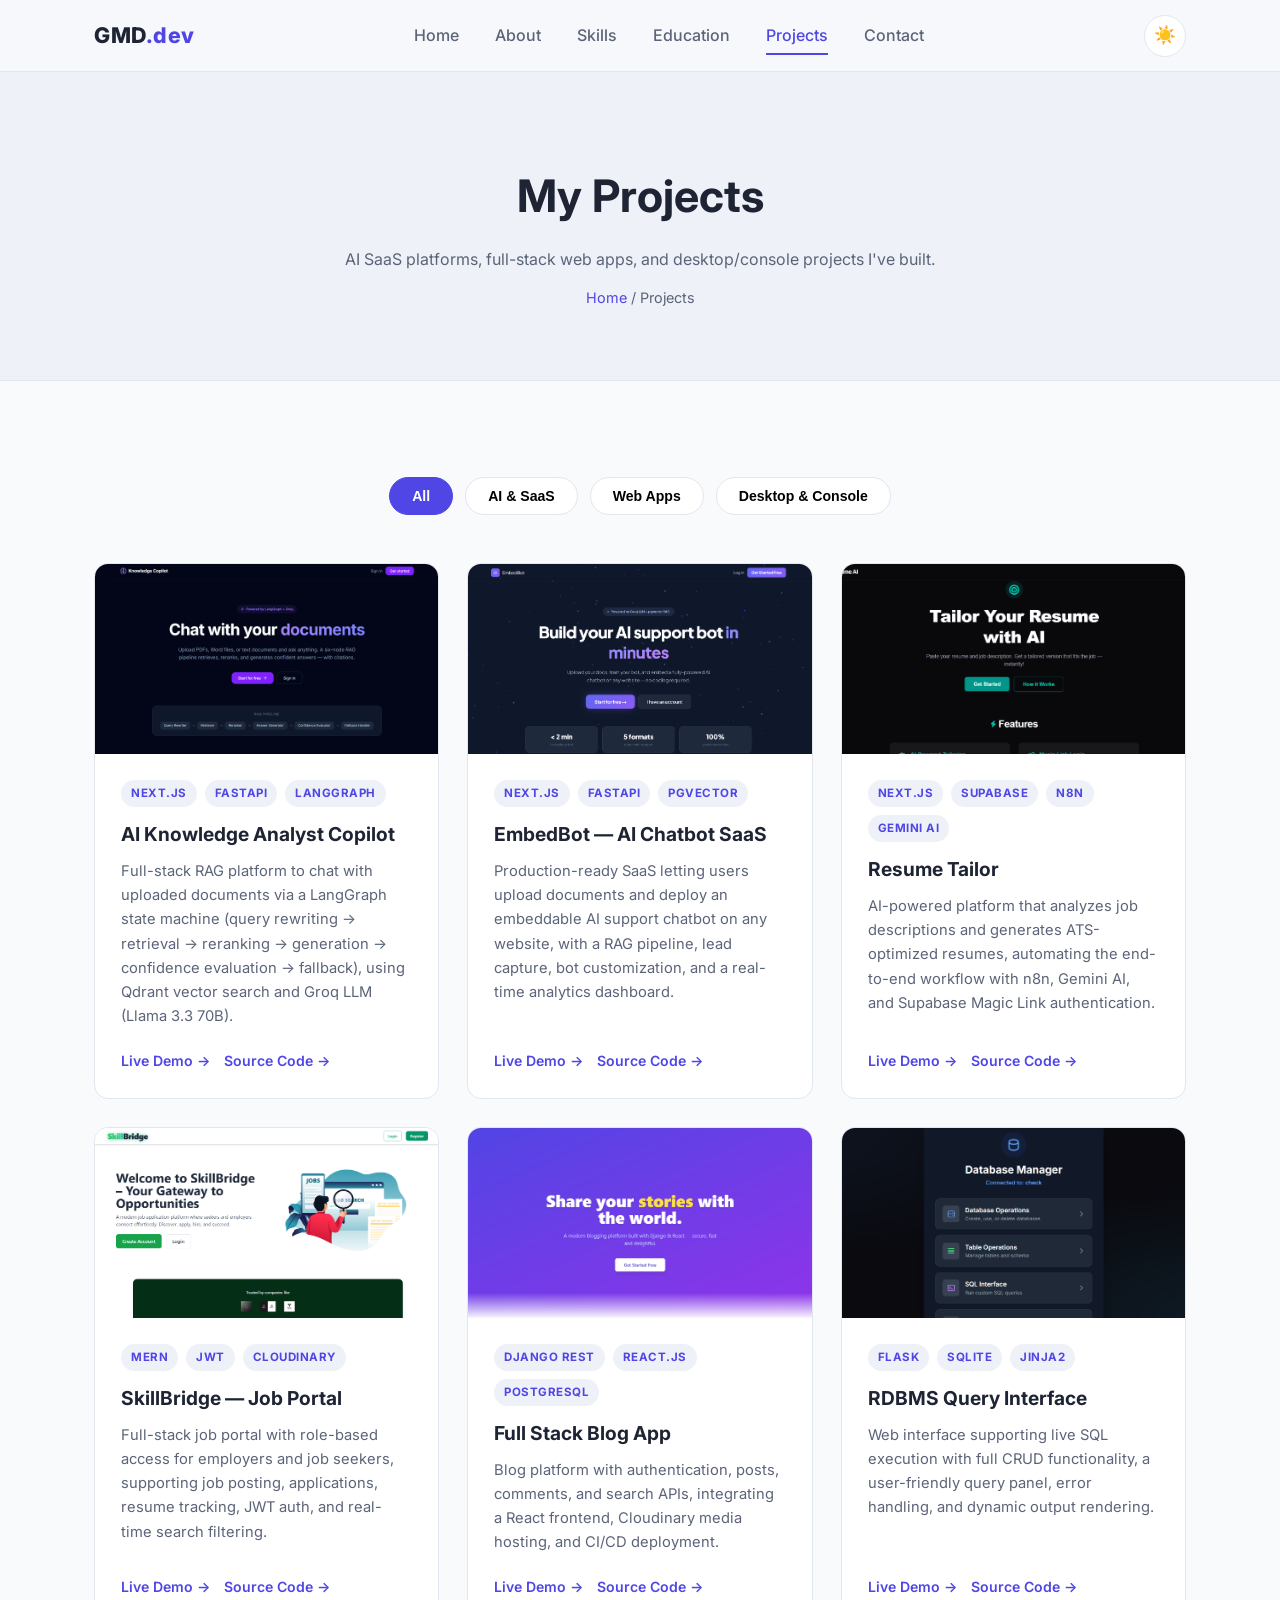
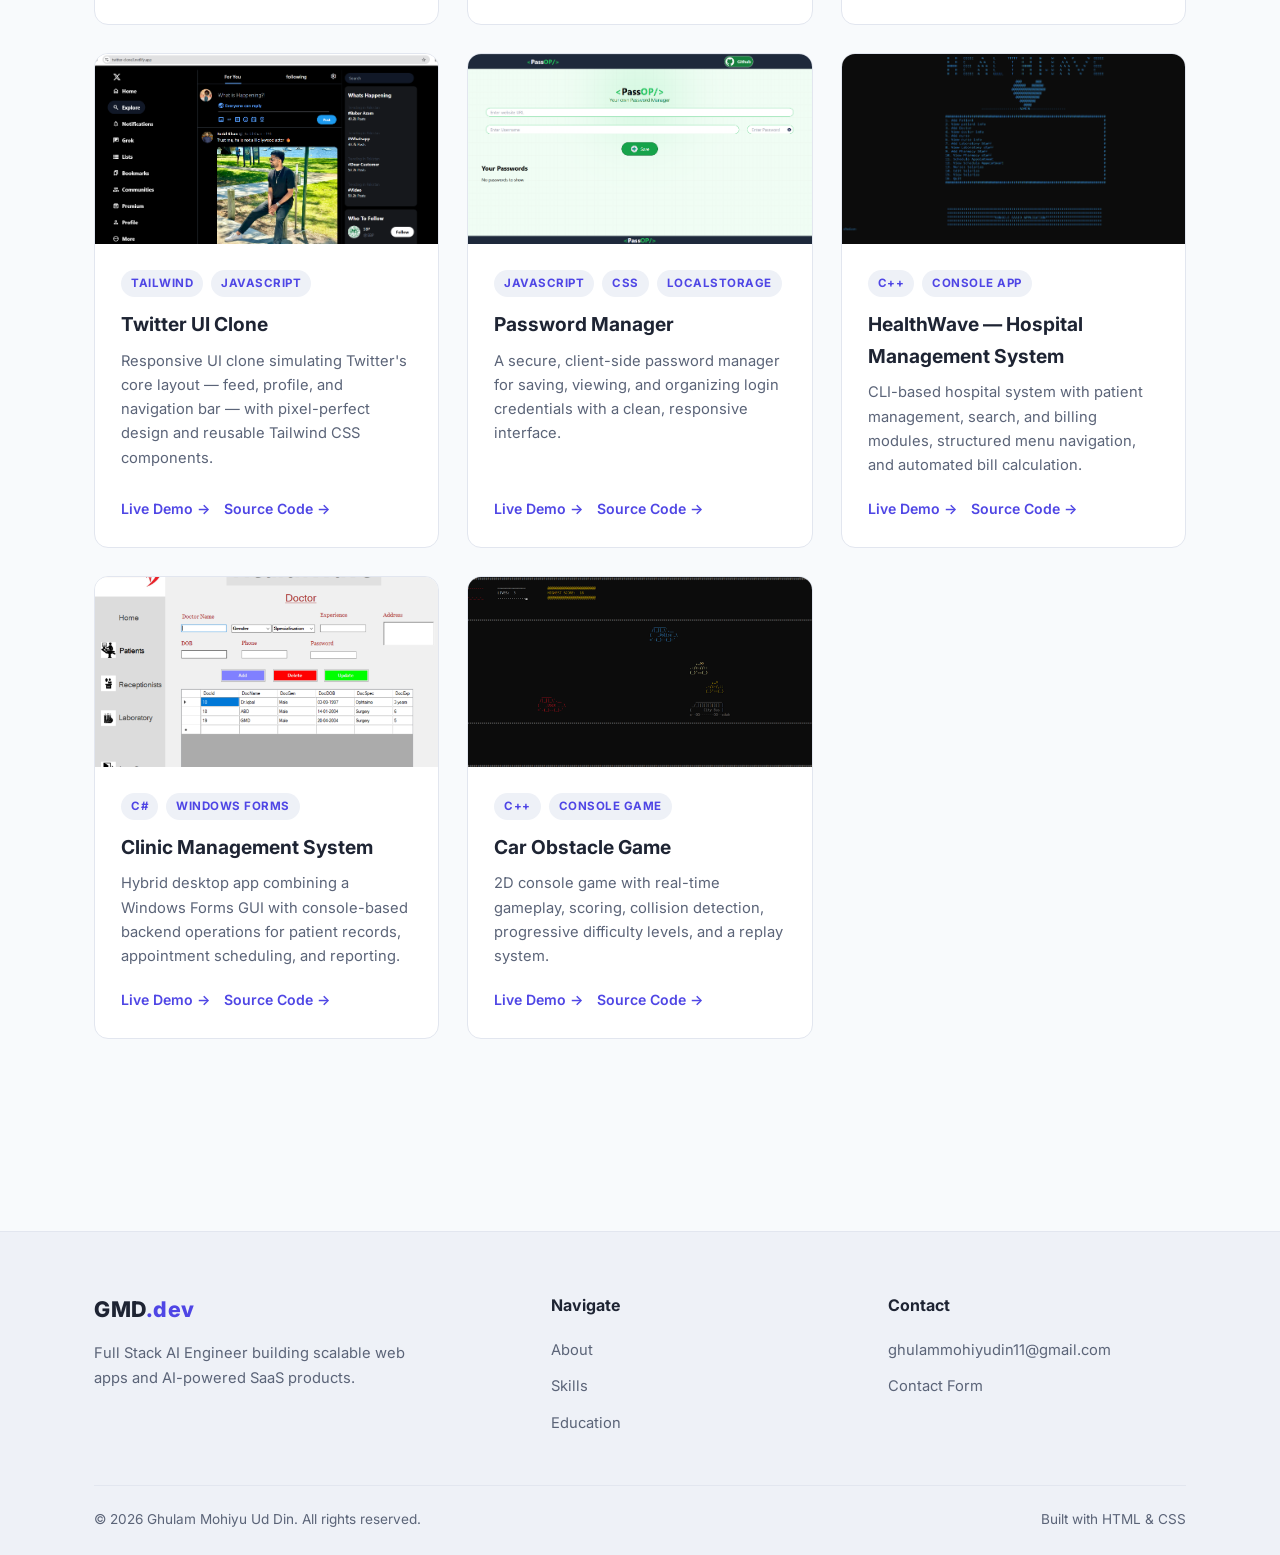
<file: projects.html>
<!DOCTYPE html>
<html lang="en">
<head>
<meta charset="UTF-8">
<meta name="viewport" content="width=device-width, initial-scale=1.0">
<title>Projects | Ghulam Mohiyu Ud Din</title>
<link rel="preconnect" href="https://fonts.googleapis.com">
<link rel="preconnect" href="https://fonts.gstatic.com" crossorigin>
<link href="https://fonts.googleapis.com/css2?family=Inter:wght@400;500;600;700;800&display=swap" rel="stylesheet">
<link rel="stylesheet" href="style.css">
</head>
<body>

<header class="navbar">
  <div class="nav-container">
    <a href="index.html" class="logo">GMD<span>.dev</span></a>
    <nav class="nav-menu" id="navMenu">
      <a href="index.html" class="nav-link">Home</a>
      <a href="about.html" class="nav-link">About</a>
      <a href="skills.html" class="nav-link">Skills</a>
      <a href="education.html" class="nav-link">Education</a>
      <a href="projects.html" class="nav-link active">Projects</a>
      <a href="contact.html" class="nav-link">Contact</a>
    </nav>
    <div class="nav-actions">
      <button class="theme-toggle" id="themeToggle" aria-label="Toggle dark mode">
        <span class="icon-sun">☀️</span>
        <span class="icon-moon">🌙</span>
      </button>
      <button class="hamburger" id="hamburger" aria-label="Toggle menu">
        <span></span><span></span><span></span>
      </button>
    </div>
  </div>
</header>

<section class="page-hero">
  <div class="container">
    <h1>My Projects</h1>
    <p>AI SaaS platforms, full-stack web apps, and desktop/console projects I've built.</p>
    <p class="breadcrumb"><a href="index.html">Home</a> / Projects</p>
  </div>
</section>

<section>
  <div class="container">
    <div class="filter-row reveal">
      <button class="filter-btn active" data-filter="all">All</button>
      <button class="filter-btn" data-filter="ai">AI &amp; SaaS</button>
      <button class="filter-btn" data-filter="web">Web Apps</button>
      <button class="filter-btn" data-filter="console">Desktop &amp; Console</button>
    </div>

    <div class="grid-3">

      <div class="card project-card reveal" data-category="ai">
        <div class="project-thumb"><img src="images/aico.png" alt="AI Knowledge Analyst Copilot"></div>
        <div class="project-body">
          <div class="project-tags"><span>Next.js</span><span>FastAPI</span><span>LangGraph</span></div>
          <h3>AI Knowledge Analyst Copilot</h3>
          <p>Full-stack RAG platform to chat with uploaded documents via a LangGraph state machine (query rewriting → retrieval → reranking → generation → confidence evaluation → fallback), using Qdrant vector search and Groq LLM (Llama 3.3 70B).</p>
          <div class="project-links">
            <a href="#">Live Demo →</a>
            <a href="https://github.com/GMD369/AI-Support-Builder">Source Code →</a>
          </div>
        </div>
      </div>

      <div class="card project-card reveal" data-category="ai">
        <div class="project-thumb"><img src="images/ebot.png" alt="EmbedBot — AI Chatbot SaaS"></div>
        <div class="project-body">
          <div class="project-tags"><span>Next.js</span><span>FastAPI</span><span>PGVector</span></div>
          <h3>EmbedBot — AI Chatbot SaaS</h3>
          <p>Production-ready SaaS letting users upload documents and deploy an embeddable AI support chatbot on any website, with a RAG pipeline, lead capture, bot customization, and a real-time analytics dashboard.</p>
          <div class="project-links">
            <a href="#">Live Demo →</a>
            <a href="https://github.com/GMD369/ai-knowledge-analyst-copilot">Source Code →</a>
          </div>
        </div>
      </div>

      <div class="card project-card reveal" data-category="ai">
        <div class="project-thumb"><img src="images/tailor.png" alt="Resume Tailor"></div>
        <div class="project-body">
          <div class="project-tags"><span>Next.js</span><span>Supabase</span><span>n8n</span><span>Gemini AI</span></div>
          <h3>Resume Tailor</h3>
          <p>AI-powered platform that analyzes job descriptions and generates ATS-optimized resumes, automating the end-to-end workflow with n8n, Gemini AI, and Supabase Magic Link authentication.</p>
          <div class="project-links">
            <a href="#">Live Demo →</a>
            <a href="https://github.com/GMD369/Nexium_Mohiyuddin_ResumeTailor/tree/main/grand-project">Source Code →</a>
          </div>
        </div>
      </div>

      <div class="card project-card reveal" data-category="web">
        <div class="project-thumb"><img src="images/job.png" alt="SkillBridge — Job Portal"></div>
        <div class="project-body">
          <div class="project-tags"><span>MERN</span><span>JWT</span><span>Cloudinary</span></div>
          <h3>SkillBridge — Job Portal</h3>
          <p>Full-stack job portal with role-based access for employers and job seekers, supporting job posting, applications, resume tracking, JWT auth, and real-time search filtering.</p>
          <div class="project-links">
            <a href="#">Live Demo →</a>
            <a href="https://github.com/GMD369/Job-Web-App">Source Code →</a>
          </div>
        </div>
      </div>

      <div class="card project-card reveal" data-category="web">
        <div class="project-thumb"><img src="images/blog.png" alt="Full Stack Blog App"></div>
        <div class="project-body">
          <div class="project-tags"><span>Django REST</span><span>React.js</span><span>PostgreSQL</span></div>
          <h3>Full Stack Blog App</h3>
          <p>Blog platform with authentication, posts, comments, and search APIs, integrating a React frontend, Cloudinary media hosting, and CI/CD deployment.</p>
          <div class="project-links">
            <a href="#">Live Demo →</a>
            <a href="https://github.com/GMD369/Blog-Web-App">Source Code →</a>
          </div>
        </div>
      </div>

      <div class="card project-card reveal" data-category="web">
        <div class="project-thumb"><img src="images/rdbms.png" alt="RDBMS Query Interface"></div>
        <div class="project-body">
          <div class="project-tags"><span>Flask</span><span>SQLite</span><span>Jinja2</span></div>
          <h3>RDBMS Query Interface</h3>
          <p>Web interface supporting live SQL execution with full CRUD functionality, a user-friendly query panel, error handling, and dynamic output rendering.</p>
          <div class="project-links">
            <a href="#">Live Demo →</a>
            <a href="https://github.com/GMD369/RelationalDB">Source Code →</a>
          </div>
        </div>
      </div>

      <div class="card project-card reveal" data-category="web">
        <div class="project-thumb"><img src="images/twitter.png" alt="Twitter UI Clone"></div>
        <div class="project-body">
          <div class="project-tags"><span>Tailwind</span><span>JavaScript</span></div>
          <h3>Twitter UI Clone</h3>
          <p>Responsive UI clone simulating Twitter's core layout — feed, profile, and navigation bar — with pixel-perfect design and reusable Tailwind CSS components.</p>
          <div class="project-links">
            <a href="https://twitter-clone3.netlify.app/">Live Demo →</a>
            <a href="https://github.com/GMD369/Twiiter-clone">Source Code →</a>
          </div>
        </div>
      </div>

      <div class="card project-card reveal" data-category="web">
        <div class="project-thumb"><img src="images/pass.png" alt="Password Manager"></div>
        <div class="project-body">
          <div class="project-tags"><span>JavaScript</span><span>CSS</span><span>LocalStorage</span></div>
          <h3>Password Manager</h3>
          <p>A secure, client-side password manager for saving, viewing, and organizing login credentials with a clean, responsive interface.</p>
          <div class="project-links">
            <a href="#">Live Demo →</a>
            <a href="#">Source Code →</a>
          </div>
        </div>
      </div>

      <div class="card project-card reveal" data-category="console">
        <div class="project-thumb"><img src="images/Heal.png" alt="HealthWave — Hospital Management System"></div>
        <div class="project-body">
          <div class="project-tags"><span>C++</span><span>Console App</span></div>
          <h3>HealthWave — Hospital Management System</h3>
          <p>CLI-based hospital system with patient management, search, and billing modules, structured menu navigation, and automated bill calculation.</p>
          <div class="project-links">
            <a href="#">Live Demo →</a>
            <a href="https://github.com/GMD369/HMS">Source Code →</a>
          </div>
        </div>
      </div>

      <div class="card project-card reveal" data-category="console">
        <div class="project-thumb"><img src="images/Doctor.png" alt="Clinic Management System"></div>
        <div class="project-body">
          <div class="project-tags"><span>C#</span><span>Windows Forms</span></div>
          <h3>Clinic Management System</h3>
          <p>Hybrid desktop app combining a Windows Forms GUI with console-based backend operations for patient records, appointment scheduling, and reporting.</p>
          <div class="project-links">
            <a href="#">Live Demo →</a>
            <a href="https://github.com/GMD369/CMS">Source Code →</a>
          </div>
        </div>
      </div>

      <div class="card project-card reveal" data-category="console">
        <div class="project-thumb"><img src="images/car.png" alt="Car Obstacle Game"></div>
        <div class="project-body">
          <div class="project-tags"><span>C++</span><span>Console Game</span></div>
          <h3>Car Obstacle Game</h3>
          <p>2D console game with real-time gameplay, scoring, collision detection, progressive difficulty levels, and a replay system.</p>
          <div class="project-links">
            <a href="#">Live Demo →</a>
            <a href="#">Source Code →</a>
          </div>
        </div>
      </div>

    </div>
  </div>
</section>

<footer class="footer">
  <div class="container">
    <div class="footer-grid">
      <div class="footer-brand">
        <a href="index.html" class="logo">GMD<span>.dev</span></a>
        <p>Full Stack AI Engineer building scalable web apps and AI-powered SaaS products.</p>
      </div>
      <div class="footer-col">
        <h4>Navigate</h4>
        <ul>
          <li><a href="about.html">About</a></li>
          <li><a href="skills.html">Skills</a></li>
          <li><a href="education.html">Education</a></li>
        </ul>
      </div>
      <div class="footer-col">
        <h4>Contact</h4>
        <ul>
          <li><a href="mailto:ghulammohiyudin11@gmail.com">ghulammohiyudin11@gmail.com</a></li>
          <li><a href="contact.html">Contact Form</a></li>
        </ul>
      </div>
    </div>
    <div class="footer-bottom">
      <p>&copy; 2026 Ghulam Mohiyu Ud Din. All rights reserved.</p>
      <p>Built with HTML &amp; CSS</p>
    </div>
  </div>
</footer>

<script src="script.js"></script>
</body>
</html>
</file>
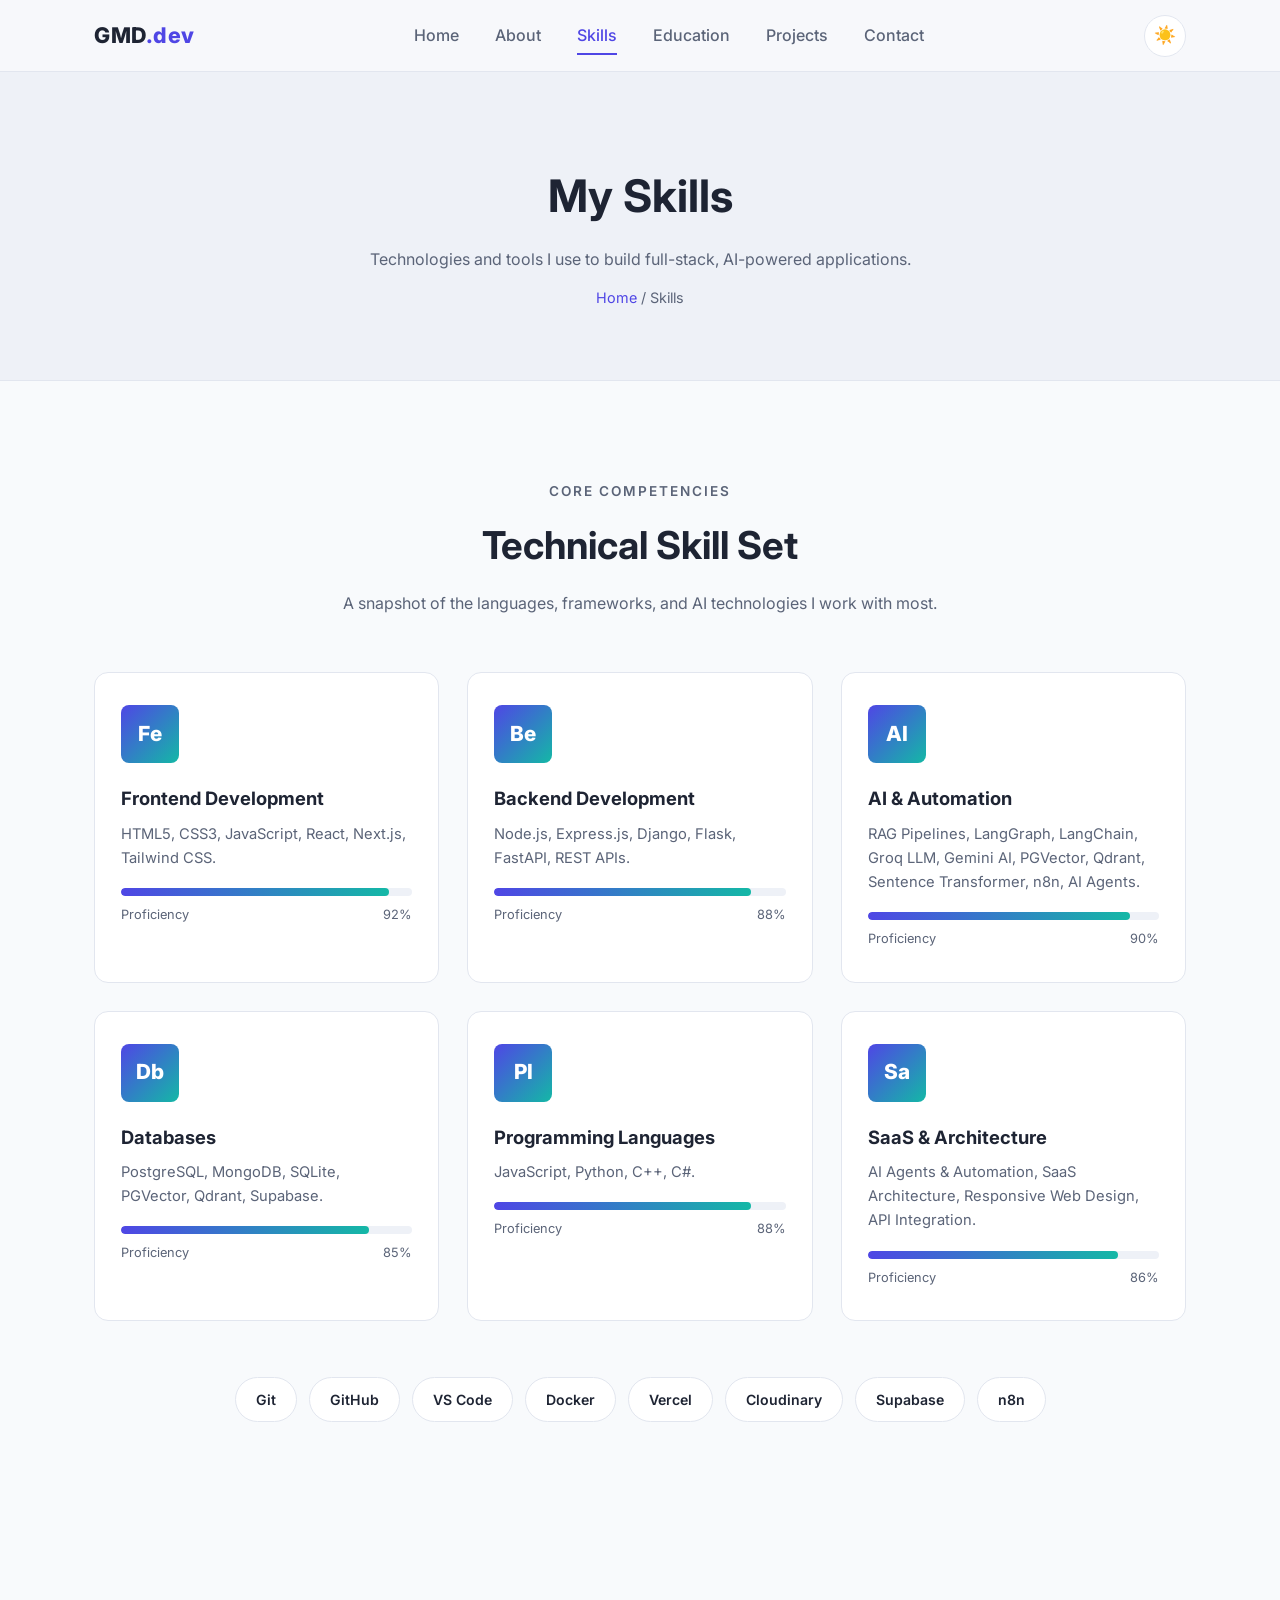
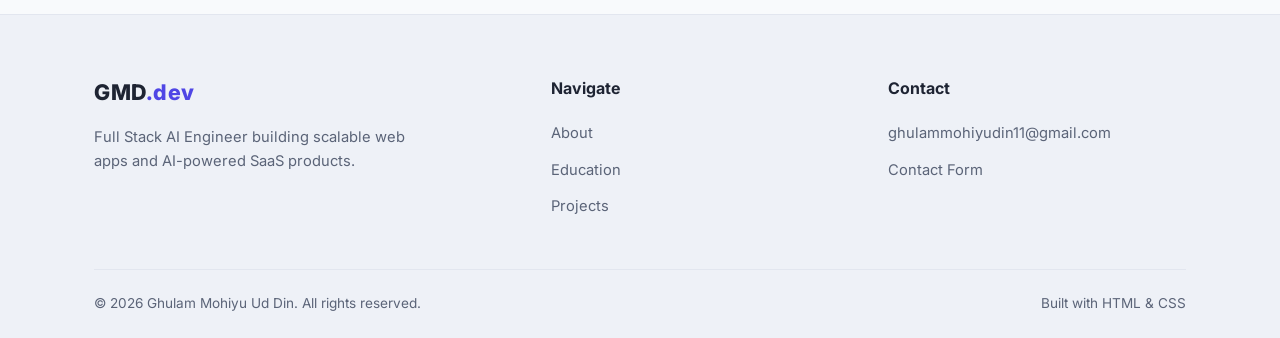
<file: skills.html>
<!DOCTYPE html>
<html lang="en">
<head>
<meta charset="UTF-8">
<meta name="viewport" content="width=device-width, initial-scale=1.0">
<title>Skills | Ghulam Mohiyu Ud Din</title>
<link rel="preconnect" href="https://fonts.googleapis.com">
<link rel="preconnect" href="https://fonts.gstatic.com" crossorigin>
<link href="https://fonts.googleapis.com/css2?family=Inter:wght@400;500;600;700;800&display=swap" rel="stylesheet">
<link rel="stylesheet" href="style.css">
</head>
<body>

<header class="navbar">
  <div class="nav-container">
    <a href="index.html" class="logo">GMD<span>.dev</span></a>
    <nav class="nav-menu" id="navMenu">
      <a href="index.html" class="nav-link">Home</a>
      <a href="about.html" class="nav-link">About</a>
      <a href="skills.html" class="nav-link active">Skills</a>
      <a href="education.html" class="nav-link">Education</a>
      <a href="projects.html" class="nav-link">Projects</a>
      <a href="contact.html" class="nav-link">Contact</a>
    </nav>
    <div class="nav-actions">
      <button class="theme-toggle" id="themeToggle" aria-label="Toggle dark mode">
        <span class="icon-sun">☀️</span>
        <span class="icon-moon">🌙</span>
      </button>
      <button class="hamburger" id="hamburger" aria-label="Toggle menu">
        <span></span><span></span><span></span>
      </button>
    </div>
  </div>
</header>

<section class="page-hero">
  <div class="container">
    <h1>My Skills</h1>
    <p>Technologies and tools I use to build full-stack, AI-powered applications.</p>
    <p class="breadcrumb"><a href="index.html">Home</a> / Skills</p>
  </div>
</section>

<section>
  <div class="container">
    <div class="section-header reveal">
      <p class="section-tag">Core Competencies</p>
      <h2>Technical Skill Set</h2>
      <p>A snapshot of the languages, frameworks, and AI technologies I work with most.</p>
    </div>

    <div class="grid-3">
      <div class="card skill-card reveal">
        <div class="skill-icon">Fe</div>
        <h3>Frontend Development</h3>
        <p>HTML5, CSS3, JavaScript, React, Next.js, Tailwind CSS.</p>
        <div class="progress-track"><div class="progress-fill" data-level="92"></div></div>
        <div class="progress-label"><span>Proficiency</span><span>92%</span></div>
      </div>

      <div class="card skill-card reveal">
        <div class="skill-icon">Be</div>
        <h3>Backend Development</h3>
        <p>Node.js, Express.js, Django, Flask, FastAPI, REST APIs.</p>
        <div class="progress-track"><div class="progress-fill" data-level="88"></div></div>
        <div class="progress-label"><span>Proficiency</span><span>88%</span></div>
      </div>

      <div class="card skill-card reveal">
        <div class="skill-icon">AI</div>
        <h3>AI &amp; Automation</h3>
        <p>RAG Pipelines, LangGraph, LangChain, Groq LLM, Gemini AI, PGVector, Qdrant, Sentence Transformer, n8n, AI Agents.</p>
        <div class="progress-track"><div class="progress-fill" data-level="90"></div></div>
        <div class="progress-label"><span>Proficiency</span><span>90%</span></div>
      </div>

      <div class="card skill-card reveal">
        <div class="skill-icon">Db</div>
        <h3>Databases</h3>
        <p>PostgreSQL, MongoDB, SQLite, PGVector, Qdrant, Supabase.</p>
        <div class="progress-track"><div class="progress-fill" data-level="85"></div></div>
        <div class="progress-label"><span>Proficiency</span><span>85%</span></div>
      </div>

      <div class="card skill-card reveal">
        <div class="skill-icon">Pl</div>
        <h3>Programming Languages</h3>
        <p>JavaScript, Python, C++, C#.</p>
        <div class="progress-track"><div class="progress-fill" data-level="88"></div></div>
        <div class="progress-label"><span>Proficiency</span><span>88%</span></div>
      </div>

      <div class="card skill-card reveal">
        <div class="skill-icon">Sa</div>
        <h3>SaaS &amp; Architecture</h3>
        <p>AI Agents &amp; Automation, SaaS Architecture, Responsive Web Design, API Integration.</p>
        <div class="progress-track"><div class="progress-fill" data-level="86"></div></div>
        <div class="progress-label"><span>Proficiency</span><span>86%</span></div>
      </div>
    </div>

    <div class="tools-row reveal">
      <span class="tool-chip">Git</span>
      <span class="tool-chip">GitHub</span>
      <span class="tool-chip">VS Code</span>
      <span class="tool-chip">Docker</span>
      <span class="tool-chip">Vercel</span>
      <span class="tool-chip">Cloudinary</span>
      <span class="tool-chip">Supabase</span>
      <span class="tool-chip">n8n</span>
    </div>
  </div>
</section>

<footer class="footer">
  <div class="container">
    <div class="footer-grid">
      <div class="footer-brand">
        <a href="index.html" class="logo">GMD<span>.dev</span></a>
        <p>Full Stack AI Engineer building scalable web apps and AI-powered SaaS products.</p>
      </div>
      <div class="footer-col">
        <h4>Navigate</h4>
        <ul>
          <li><a href="about.html">About</a></li>
          <li><a href="education.html">Education</a></li>
          <li><a href="projects.html">Projects</a></li>
        </ul>
      </div>
      <div class="footer-col">
        <h4>Contact</h4>
        <ul>
          <li><a href="mailto:ghulammohiyudin11@gmail.com">ghulammohiyudin11@gmail.com</a></li>
          <li><a href="contact.html">Contact Form</a></li>
        </ul>
      </div>
    </div>
    <div class="footer-bottom">
      <p>&copy; 2026 Ghulam Mohiyu Ud Din. All rights reserved.</p>
      <p>Built with HTML &amp; CSS</p>
    </div>
  </div>
</footer>

<script src="script.js"></script>
</body>
</html>
</file>
<file: style.css>
/* ===== CSS Reset & Variables ===== */
* {
  margin: 0;
  padding: 0;
  box-sizing: border-box;
}

:root {
  --color-bg: #f8fafc;
  --color-bg-alt: #ffffff;
  --color-bg-soft: #eef1f7;
  --color-text: #1e2433;
  --color-text-muted: #5b6478;
  --color-border: #e2e6ef;
  --color-primary: #4f46e5;
  --color-primary-dark: #4338ca;
  --color-primary-light: #6366f1;
  --color-accent: #14b8a6;
  --shadow-sm: 0 1px 3px rgba(30, 36, 51, 0.08);
  --shadow-md: 0 8px 24px rgba(30, 36, 51, 0.10);
  --shadow-lg: 0 20px 40px rgba(30, 36, 51, 0.14);
  --radius-sm: 8px;
  --radius-md: 14px;
  --radius-lg: 22px;
  --nav-height: 72px;
  --transition: 0.25s ease;
}

[data-theme="dark"] {
  --color-bg: #0f1420;
  --color-bg-alt: #161d2e;
  --color-bg-soft: #1c2436;
  --color-text: #e7eaf3;
  --color-text-muted: #97a1b8;
  --color-border: #2a3450;
  --color-primary: #818cf8;
  --color-primary-dark: #6366f1;
  --color-primary-light: #a5b4fc;
  --color-accent: #2dd4bf;
  --shadow-sm: 0 1px 3px rgba(0, 0, 0, 0.35);
  --shadow-md: 0 8px 24px rgba(0, 0, 0, 0.4);
  --shadow-lg: 0 20px 40px rgba(0, 0, 0, 0.5);
}

html {
  scroll-behavior: smooth;
  scroll-padding-top: var(--nav-height);
}

body {
  font-family: 'Inter', 'Segoe UI', Arial, sans-serif;
  background-color: var(--color-bg);
  color: var(--color-text);
  line-height: 1.65;
  transition: background-color var(--transition), color var(--transition);
  overflow-x: hidden;
}

a {
  text-decoration: none;
  color: inherit;
}

ul {
  list-style: none;
}

img {
  max-width: 100%;
  display: block;
}

.container {
  width: 100%;
  max-width: 1140px;
  margin: 0 auto;
  padding: 0 24px;
}

section {
  padding: 96px 0;
}

.section-header {
  text-align: center;
  max-width: 620px;
  margin: 0 auto 56px;
}

.section-tag {
  display: inline-block;
  color: var(--color-primary);
  font-weight: 600;
  font-size: 0.85rem;
  letter-spacing: 2px;
  text-transform: uppercase;
  margin-bottom: 12px;
}

.section-header h2 {
  font-size: clamp(1.8rem, 3vw, 2.4rem);
  margin-bottom: 12px;
}

.section-header p {
  color: var(--color-text-muted);
}

/* ===== Buttons ===== */
.btn {
  display: inline-flex;
  align-items: center;
  justify-content: center;
  gap: 8px;
  padding: 13px 28px;
  border-radius: var(--radius-sm);
  font-weight: 600;
  font-size: 0.95rem;
  border: 2px solid transparent;
  cursor: pointer;
  transition: transform var(--transition), box-shadow var(--transition), background-color var(--transition), color var(--transition), border-color var(--transition);
}

.btn-primary {
  background: linear-gradient(135deg, var(--color-primary), var(--color-primary-light));
  color: #fff;
  box-shadow: var(--shadow-md);
}

.btn-primary:hover {
  transform: translateY(-3px);
  box-shadow: var(--shadow-lg);
}

.btn-outline {
  background: transparent;
  border-color: var(--color-border);
  color: var(--color-text);
}

.btn-outline:hover {
  border-color: var(--color-primary);
  color: var(--color-primary);
  transform: translateY(-3px);
}

/* ===== Navbar ===== */
.navbar {
  position: fixed;
  top: 0;
  left: 0;
  width: 100%;
  height: var(--nav-height);
  display: flex;
  align-items: center;
  background: rgba(248, 250, 252, 0.85);
  backdrop-filter: blur(10px);
  border-bottom: 1px solid var(--color-border);
  z-index: 1000;
  transition: background-color var(--transition), border-color var(--transition);
}

[data-theme="dark"] .navbar {
  background: rgba(15, 20, 32, 0.85);
}

.nav-container {
  width: 100%;
  max-width: 1140px;
  margin: 0 auto;
  padding: 0 24px;
  display: flex;
  align-items: center;
  justify-content: space-between;
}

.logo {
  font-size: 1.35rem;
  font-weight: 800;
  letter-spacing: 0.5px;
}

.logo span {
  color: var(--color-primary);
}

.nav-menu {
  display: flex;
  align-items: center;
  gap: 36px;
}

.nav-link {
  font-weight: 500;
  color: var(--color-text-muted);
  position: relative;
  padding: 6px 0;
  transition: color var(--transition);
}

.nav-link::after {
  content: '';
  position: absolute;
  left: 0;
  bottom: 0;
  width: 0;
  height: 2px;
  background: var(--color-primary);
  transition: width var(--transition);
}

.nav-link:hover,
.nav-link.active {
  color: var(--color-primary);
}

.nav-link:hover::after,
.nav-link.active::after {
  width: 100%;
}

.nav-actions {
  display: flex;
  align-items: center;
  gap: 14px;
}

.theme-toggle {
  width: 42px;
  height: 42px;
  border-radius: 50%;
  border: 1px solid var(--color-border);
  background: var(--color-bg-alt);
  display: flex;
  align-items: center;
  justify-content: center;
  cursor: pointer;
  font-size: 1.1rem;
  transition: transform var(--transition), border-color var(--transition), background-color var(--transition);
}

.theme-toggle:hover {
  transform: rotate(20deg);
  border-color: var(--color-primary);
}

.theme-toggle .icon-moon { display: none; }
[data-theme="dark"] .theme-toggle .icon-sun { display: none; }
[data-theme="dark"] .theme-toggle .icon-moon { display: inline; }

.hamburger {
  display: none;
  flex-direction: column;
  gap: 5px;
  cursor: pointer;
  background: none;
  border: none;
  padding: 4px;
}

.hamburger span {
  width: 26px;
  height: 2px;
  background: var(--color-text);
  transition: transform var(--transition), opacity var(--transition);
}

.hamburger.active span:nth-child(1) { transform: translateY(7px) rotate(45deg); }
.hamburger.active span:nth-child(2) { opacity: 0; }
.hamburger.active span:nth-child(3) { transform: translateY(-7px) rotate(-45deg); }

/* ===== Hero ===== */
.hero {
  min-height: 100vh;
  display: flex;
  align-items: center;
  padding-top: var(--nav-height);
  position: relative;
  overflow: hidden;
}

.hero::before {
  content: '';
  position: absolute;
  top: -120px;
  right: -120px;
  width: 480px;
  height: 480px;
  background: radial-gradient(circle, var(--color-primary-light) 0%, transparent 70%);
  opacity: 0.25;
  border-radius: 50%;
}

.hero::after {
  content: '';
  position: absolute;
  bottom: -160px;
  left: -160px;
  width: 420px;
  height: 420px;
  background: radial-gradient(circle, var(--color-accent) 0%, transparent 70%);
  opacity: 0.18;
  border-radius: 50%;
}

.hero-grid {
  display: grid;
  grid-template-columns: 1.1fr 0.9fr;
  align-items: center;
  gap: 40px;
  position: relative;
  z-index: 1;
}

.hero-eyebrow {
  color: var(--color-primary);
  font-weight: 600;
  letter-spacing: 2px;
  text-transform: uppercase;
  font-size: 0.85rem;
  margin-bottom: 16px;
}

.hero h1 {
  font-size: clamp(2.2rem, 5vw, 3.4rem);
  line-height: 1.15;
  margin-bottom: 18px;
}

.hero h1 .highlight {
  color: var(--color-primary);
}

.hero p {
  color: var(--color-text-muted);
  font-size: 1.05rem;
  max-width: 480px;
  margin-bottom: 32px;
}

.hero-actions {
  display: flex;
  gap: 16px;
  flex-wrap: wrap;
  margin-bottom: 40px;
}

.hero-socials {
  display: flex;
  gap: 14px;
}

.social-icon {
  width: 44px;
  height: 44px;
  border-radius: 50%;
  border: 1px solid var(--color-border);
  display: flex;
  align-items: center;
  justify-content: center;
  font-weight: 700;
  font-size: 0.9rem;
  color: var(--color-text-muted);
  transition: all var(--transition);
}

.social-icon svg {
  width: 20px;
  height: 20px;
  fill: currentColor;
}

.social-icon:hover {
  background: var(--color-primary);
  border-color: var(--color-primary);
  color: #fff;
  transform: translateY(-4px);
}

.hero-visual {
  display: flex;
  align-items: center;
  justify-content: center;
}

.avatar-frame {
  width: 100%;
  max-width: 360px;
  aspect-ratio: 1 / 1;
  border-radius: 50%;
  background: linear-gradient(135deg, var(--color-primary), var(--color-accent));
  display: flex;
  align-items: center;
  justify-content: center;
  font-size: 5rem;
  font-weight: 800;
  color: #fff;
  box-shadow: var(--shadow-lg);
  position: relative;
  animation: float 5s ease-in-out infinite;
}

@keyframes float {
  0%, 100% { transform: translateY(0); }
  50% { transform: translateY(-14px); }
}

.scroll-cue {
  position: absolute;
  bottom: 28px;
  left: 50%;
  transform: translateX(-50%);
  font-size: 0.8rem;
  color: var(--color-text-muted);
  display: flex;
  flex-direction: column;
  align-items: center;
  gap: 6px;
}

.scroll-cue span {
  width: 2px;
  height: 24px;
  background: var(--color-text-muted);
  animation: scrollBounce 1.6s infinite;
}

@keyframes scrollBounce {
  0%, 100% { transform: translateY(0); opacity: 0.4; }
  50% { transform: translateY(8px); opacity: 1; }
}

/* ===== Page hero (inner pages) ===== */
.page-hero {
  padding: 160px 0 70px;
  text-align: center;
  background: var(--color-bg-soft);
  border-bottom: 1px solid var(--color-border);
}

.page-hero h1 {
  font-size: clamp(2rem, 4vw, 2.8rem);
  margin-bottom: 12px;
}

.page-hero p {
  color: var(--color-text-muted);
}

.breadcrumb {
  margin-top: 14px;
  font-size: 0.9rem;
  color: var(--color-text-muted);
}

.breadcrumb a { color: var(--color-primary); }

/* ===== Cards Grid Common ===== */
.grid-3 {
  display: grid;
  grid-template-columns: repeat(3, 1fr);
  gap: 28px;
}

.grid-2 {
  display: grid;
  grid-template-columns: repeat(2, 1fr);
  gap: 28px;
}

/* ===== About ===== */
.about-grid {
  display: grid;
  grid-template-columns: 0.8fr 1.2fr;
  gap: 60px;
  align-items: start;
}

.about-photo {
  border-radius: var(--radius-lg);
  background: linear-gradient(150deg, var(--color-primary), var(--color-accent));
  aspect-ratio: 4 / 5;
  display: flex;
  align-items: center;
  justify-content: center;
  color: #fff;
  font-size: 4rem;
  font-weight: 800;
  box-shadow: var(--shadow-lg);
  overflow: hidden;
}

.about-photo img {
  width: 100%;
  height: 100%;
  object-fit: cover;
}

.about-text h3 {
  font-size: 1.6rem;
  margin-bottom: 14px;
}

.about-text p {
  color: var(--color-text-muted);
  margin-bottom: 16px;
}

.info-list {
  display: grid;
  grid-template-columns: repeat(2, 1fr);
  gap: 16px;
  margin: 28px 0;
}

.info-item {
  background: var(--color-bg-alt);
  border: 1px solid var(--color-border);
  border-radius: var(--radius-sm);
  padding: 14px 18px;
}

.info-item .label {
  font-size: 0.78rem;
  text-transform: uppercase;
  letter-spacing: 1px;
  color: var(--color-text-muted);
  display: block;
  margin-bottom: 4px;
}

.info-item .value {
  font-weight: 600;
}

.stats-row {
  display: flex;
  gap: 36px;
  margin-top: 32px;
  flex-wrap: wrap;
}

.stat-block .num {
  font-size: 2.2rem;
  font-weight: 800;
  color: var(--color-primary);
}

.stat-block .label {
  color: var(--color-text-muted);
  font-size: 0.9rem;
}

/* ===== Cards (shared) ===== */
.card {
  background: var(--color-bg-alt);
  border: 1px solid var(--color-border);
  border-radius: var(--radius-md);
  padding: 32px 26px;
  transition: transform var(--transition), box-shadow var(--transition), border-color var(--transition);
}

.card:hover {
  transform: translateY(-8px);
  box-shadow: var(--shadow-md);
  border-color: var(--color-primary-light);
}

/* ===== Skills ===== */
.skill-icon {
  width: 58px;
  height: 58px;
  border-radius: var(--radius-sm);
  background: linear-gradient(135deg, var(--color-primary), var(--color-accent));
  color: #fff;
  display: flex;
  align-items: center;
  justify-content: center;
  font-weight: 800;
  font-size: 1.3rem;
  margin-bottom: 20px;
}

.skill-card h3 {
  margin-bottom: 8px;
  font-size: 1.15rem;
}

.skill-card p {
  color: var(--color-text-muted);
  font-size: 0.92rem;
  margin-bottom: 18px;
}

.progress-track {
  width: 100%;
  height: 8px;
  border-radius: 20px;
  background: var(--color-bg-soft);
  overflow: hidden;
}

.progress-fill {
  height: 100%;
  border-radius: 20px;
  background: linear-gradient(90deg, var(--color-primary), var(--color-accent));
  width: 0;
  transition: width 1.2s ease;
}

.progress-label {
  display: flex;
  justify-content: space-between;
  font-size: 0.8rem;
  color: var(--color-text-muted);
  margin-top: 8px;
}

.tools-row {
  display: flex;
  flex-wrap: wrap;
  gap: 12px;
  justify-content: center;
  margin-top: 56px;
}

.tool-chip {
  padding: 10px 20px;
  border-radius: 30px;
  background: var(--color-bg-alt);
  border: 1px solid var(--color-border);
  font-weight: 600;
  font-size: 0.88rem;
  transition: all var(--transition);
}

.tool-chip:hover {
  background: var(--color-primary);
  color: #fff;
  border-color: var(--color-primary);
  transform: translateY(-4px);
}

/* ===== Education / Timeline ===== */
.timeline {
  position: relative;
  max-width: 760px;
  margin: 0 auto;
  padding-left: 40px;
  border-left: 2px solid var(--color-border);
}

.timeline-item {
  position: relative;
  padding-bottom: 46px;
}

.timeline-item:last-child { padding-bottom: 0; }

.timeline-item::before {
  content: '';
  position: absolute;
  left: -49px;
  top: 4px;
  width: 16px;
  height: 16px;
  border-radius: 50%;
  background: var(--color-primary);
  border: 3px solid var(--color-bg);
  box-shadow: 0 0 0 2px var(--color-primary);
}

.timeline-date {
  display: inline-block;
  color: var(--color-primary);
  font-weight: 700;
  font-size: 0.85rem;
  margin-bottom: 8px;
}

.timeline-item h3 {
  font-size: 1.2rem;
  margin-bottom: 4px;
}

.timeline-item h4 {
  font-weight: 500;
  color: var(--color-text-muted);
  margin-bottom: 10px;
  font-size: 0.95rem;
}

.timeline-item p {
  color: var(--color-text-muted);
  font-size: 0.94rem;
}

.cert-grid {
  display: grid;
  grid-template-columns: repeat(3, 1fr);
  gap: 24px;
  margin-top: 60px;
}

.cert-card {
  text-align: center;
  padding: 28px 20px;
}

.cert-card .cert-icon {
  font-size: 2.2rem;
  margin-bottom: 14px;
}

.cert-card h4 {
  margin-bottom: 6px;
}

.cert-card p {
  font-size: 0.85rem;
  color: var(--color-text-muted);
}

/* ===== Projects ===== */
.filter-row {
  display: flex;
  justify-content: center;
  gap: 12px;
  flex-wrap: wrap;
  margin-bottom: 48px;
}

.filter-btn {
  padding: 10px 22px;
  border-radius: 30px;
  border: 1px solid var(--color-border);
  background: var(--color-bg-alt);
  font-weight: 600;
  font-size: 0.88rem;
  cursor: pointer;
  transition: all var(--transition);
}

.filter-btn:hover,
.filter-btn.active {
  background: var(--color-primary);
  color: #fff;
  border-color: var(--color-primary);
}

.project-card {
  overflow: hidden;
  padding: 0;
  display: flex;
  flex-direction: column;
}

.project-thumb {
  height: 190px;
  background: linear-gradient(135deg, var(--color-primary), var(--color-accent));
  display: flex;
  align-items: center;
  justify-content: center;
  color: rgba(255,255,255,0.85);
  font-size: 2.4rem;
  font-weight: 800;
  position: relative;
  overflow: hidden;
}

.project-thumb img {
  width: 100%;
  height: 100%;
  object-fit: cover;
  transition: transform var(--transition);
}

.project-card:hover .project-thumb img {
  transform: scale(1.06);
}

.project-body {
  padding: 26px;
  flex: 1;
  display: flex;
  flex-direction: column;
}

.project-tags {
  display: flex;
  gap: 8px;
  flex-wrap: wrap;
  margin-bottom: 12px;
}

.project-tags span {
  font-size: 0.72rem;
  text-transform: uppercase;
  letter-spacing: 0.5px;
  background: var(--color-bg-soft);
  color: var(--color-primary);
  padding: 4px 10px;
  border-radius: 20px;
  font-weight: 700;
}

.project-body h3 {
  margin-bottom: 8px;
  font-size: 1.2rem;
}

.project-body p {
  color: var(--color-text-muted);
  font-size: 0.92rem;
  margin-bottom: 20px;
  flex: 1;
}

.project-links {
  display: flex;
  gap: 14px;
}

.project-links a {
  font-weight: 600;
  font-size: 0.88rem;
  color: var(--color-primary);
  transition: gap var(--transition);
}

.project-links a:hover {
  text-decoration: underline;
}

/* ===== Contact ===== */
.contact-grid {
  display: grid;
  grid-template-columns: 0.9fr 1.1fr;
  gap: 50px;
}

.contact-info-card {
  background: linear-gradient(160deg, var(--color-primary), var(--color-primary-dark));
  color: #fff;
  border-radius: var(--radius-lg);
  padding: 44px 34px;
  box-shadow: var(--shadow-lg);
}

.contact-info-card h3 {
  font-size: 1.4rem;
  margin-bottom: 12px;
}

.contact-info-card > p {
  opacity: 0.85;
  margin-bottom: 32px;
  font-size: 0.95rem;
}

.contact-detail {
  display: flex;
  align-items: center;
  gap: 16px;
  margin-bottom: 24px;
}

.contact-detail .icon {
  width: 44px;
  height: 44px;
  border-radius: 50%;
  background: rgba(255,255,255,0.15);
  display: flex;
  align-items: center;
  justify-content: center;
  flex-shrink: 0;
}

.contact-detail .label {
  font-size: 0.78rem;
  opacity: 0.75;
  text-transform: uppercase;
  letter-spacing: 1px;
}

.contact-detail .value {
  font-weight: 600;
  word-break: break-word;
  overflow-wrap: break-word;
}

.contact-detail > div {
  min-width: 0;
  flex: 1;
}

.contact-info-card .hero-socials {
  margin-top: 36px;
}

.contact-info-card .social-icon {
  border-color: rgba(255,255,255,0.3);
  color: #fff;
}

.contact-info-card .social-icon:hover {
  background: #fff;
  color: var(--color-primary);
  border-color: #fff;
}

.contact-form {
  background: var(--color-bg-alt);
  border: 1px solid var(--color-border);
  border-radius: var(--radius-lg);
  padding: 40px;
  box-shadow: var(--shadow-sm);
}

.form-row {
  display: grid;
  grid-template-columns: 1fr 1fr;
  gap: 20px;
}

.form-group {
  margin-bottom: 22px;
}

.form-group label {
  display: block;
  font-weight: 600;
  font-size: 0.88rem;
  margin-bottom: 8px;
}

.form-group input,
.form-group textarea {
  width: 100%;
  padding: 13px 16px;
  border-radius: var(--radius-sm);
  border: 1px solid var(--color-border);
  background: var(--color-bg);
  color: var(--color-text);
  font-family: inherit;
  font-size: 16px;
  transition: border-color var(--transition), box-shadow var(--transition);
}

.form-group input:focus,
.form-group textarea:focus {
  outline: none;
  border-color: var(--color-primary);
  box-shadow: 0 0 0 3px rgba(79, 70, 229, 0.15);
}

.form-group textarea {
  resize: vertical;
  min-height: 130px;
}

.form-note {
  font-size: 0.8rem;
  color: var(--color-text-muted);
  margin-top: 14px;
  text-align: center;
}

/* ===== CTA band ===== */
.cta-band {
  background: linear-gradient(135deg, var(--color-primary), var(--color-primary-dark));
  color: #fff;
  border-radius: var(--radius-lg);
  padding: 56px 40px;
  text-align: center;
  margin: 0 24px;
}

.cta-band h2 {
  font-size: clamp(1.5rem, 3vw, 2.1rem);
  margin-bottom: 14px;
}

.cta-band p {
  opacity: 0.85;
  margin-bottom: 28px;
}

.cta-band .btn-outline {
  border-color: rgba(255,255,255,0.5);
  color: #fff;
}

.cta-band .btn-outline:hover {
  background: #fff;
  color: var(--color-primary);
}

/* ===== Footer ===== */
.footer {
  background: var(--color-bg-soft);
  border-top: 1px solid var(--color-border);
  padding: 60px 0 24px;
  margin-top: 96px;
}

.footer-grid {
  display: grid;
  grid-template-columns: 1.4fr 1fr 1fr;
  gap: 40px;
  margin-bottom: 40px;
}

.footer-brand p {
  color: var(--color-text-muted);
  margin-top: 14px;
  font-size: 0.92rem;
  max-width: 320px;
}

.footer-col h4 {
  margin-bottom: 18px;
  font-size: 1rem;
}

.footer-col ul li {
  margin-bottom: 10px;
}

.footer-col ul li a {
  color: var(--color-text-muted);
  font-size: 0.92rem;
  transition: color var(--transition);
}

.footer-col ul li a:hover {
  color: var(--color-primary);
}

.footer-bottom {
  border-top: 1px solid var(--color-border);
  padding-top: 22px;
  display: flex;
  justify-content: space-between;
  align-items: center;
  flex-wrap: wrap;
  gap: 12px;
  font-size: 0.85rem;
  color: var(--color-text-muted);
}

/* ===== Reveal Animation ===== */
.reveal {
  opacity: 0;
  transform: translateY(24px);
  transition: opacity 0.6s ease, transform 0.6s ease;
}

.reveal.visible {
  opacity: 1;
  transform: translateY(0);
}

/* ===== Responsive ===== */
@media (max-width: 960px) {
  .grid-3, .cert-grid { grid-template-columns: repeat(2, 1fr); }
  .about-grid, .contact-grid, .hero-grid { grid-template-columns: 1fr; }
  .about-photo { max-width: 320px; margin: 0 auto; }
  .footer-grid { grid-template-columns: 1fr 1fr; }
}

@media (max-width: 720px) {
  .container { padding: 0 20px; }
  section { padding: 64px 0; }
  .section-header { margin-bottom: 40px; }
  .nav-menu {
    position: fixed;
    top: var(--nav-height);
    left: 0;
    width: 100%;
    flex-direction: column;
    background: var(--color-bg-alt);
    border-bottom: 1px solid var(--color-border);
    padding: 20px 24px 30px;
    gap: 18px;
    transform: translateY(-130%);
    transition: transform var(--transition);
    z-index: 999;
    max-height: calc(100vh - var(--nav-height));
    overflow-y: auto;
  }
  .nav-menu.active { transform: translateY(0); }
  .hamburger { display: flex; }
  .grid-3, .grid-2, .cert-grid { grid-template-columns: 1fr; }
  .form-row { grid-template-columns: 1fr; }
  .footer-grid { grid-template-columns: 1fr; }
  .footer-brand p { max-width: none; }
  .stats-row { justify-content: space-between; gap: 20px; }
  .hero-actions { justify-content: center; }
  .hero { text-align: center; min-height: auto; padding-bottom: 60px; }
  .hero p { margin-left: auto; margin-right: auto; }
  .hero-actions, .hero-socials { justify-content: center; }
  .avatar-frame { max-width: 220px; font-size: 3.2rem; }
  .page-hero { padding: 130px 0 50px; }
  .about-photo { max-width: 240px; }
  .info-list { grid-template-columns: 1fr; }
  .timeline { padding-left: 30px; }
  .timeline-item::before { left: -38px; width: 13px; height: 13px; }
  .contact-info-card { padding: 32px 24px; }
  .contact-info-card h3 { font-size: 1.25rem; }
  .contact-form { padding: 28px 22px; }
  .contact-detail { gap: 12px; margin-bottom: 20px; }
  .contact-detail .icon { width: 40px; height: 40px; }
  .cta-band { padding: 40px 24px; margin: 0 20px; }
  .project-body { padding: 22px; }
  .filter-row { gap: 8px; }
  .filter-btn { padding: 8px 16px; font-size: 0.82rem; }
}

@media (max-width: 480px) {
  .hero h1 { font-size: 1.9rem; }
  .hero-actions { flex-direction: column; width: 100%; }
  .hero-actions .btn { width: 100%; }
  .btn { padding: 12px 20px; }
  .avatar-frame { max-width: 170px; font-size: 2.4rem; }
  .stats-row { gap: 18px 28px; }
  .cert-grid, .grid-3, .grid-2 { gap: 18px; }
  .card { padding: 26px 20px; }
  .about-photo { max-width: 190px; }
  .nav-container { padding: 0 16px; }
  .logo { font-size: 1.2rem; }
  .theme-toggle { width: 38px; height: 38px; }
  .social-icon { width: 40px; height: 40px; }
  .contact-detail { align-items: flex-start; }
  .contact-info-card { padding: 26px 20px; }
  .contact-form { padding: 22px 18px; }
}
</file>
